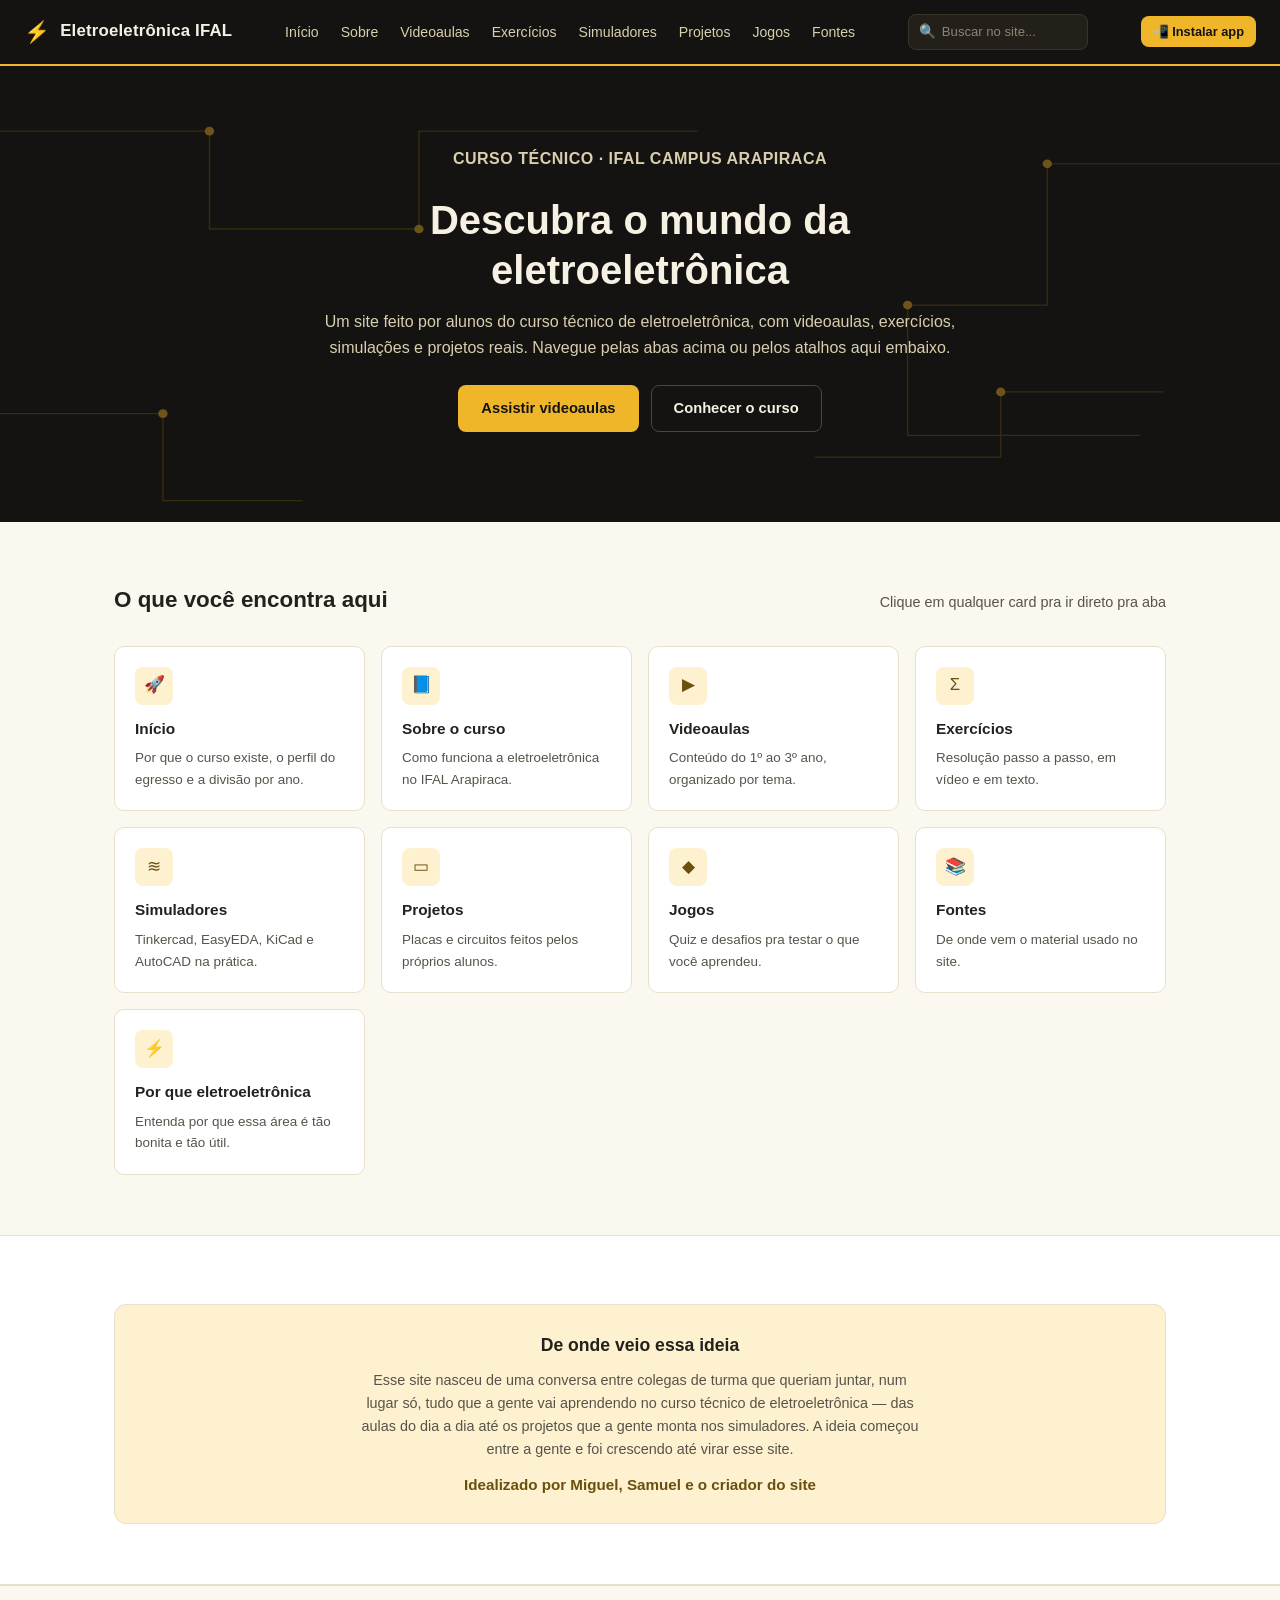
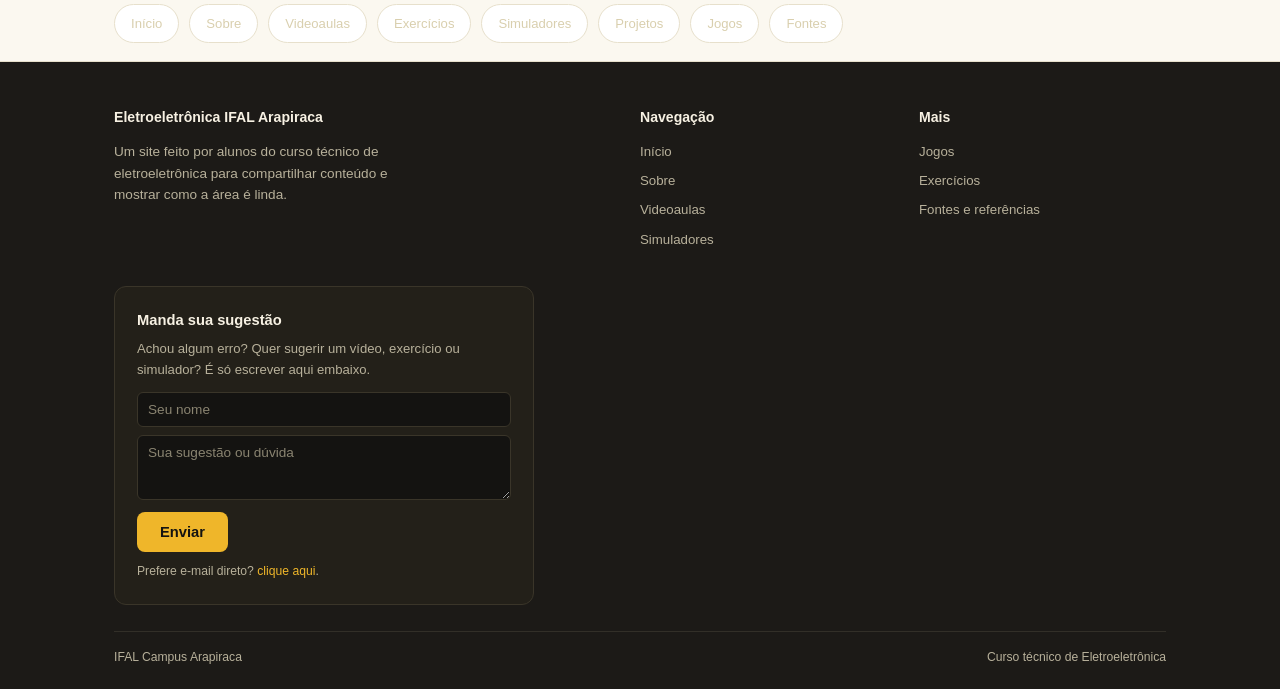
<file: index.html>
<!DOCTYPE html>
<html lang="pt-BR">
<head>
<meta charset="UTF-8">
<meta name="viewport" content="width=device-width, initial-scale=1.0">
<title>Eletroeletrônica IFAL Arapiraca</title>
<meta name="description" content="Site do curso técnico de eletroeletrônica do IFAL Campus Arapiraca, com videoaulas, exercícios, simuladores, projetos e jogos.">
<meta property="og:type" content="website">
<meta property="og:title" content="Eletroeletrônica IFAL Arapiraca">
<meta property="og:description" content="Videoaulas, exercícios, simuladores, projetos e jogos do curso técnico de eletroeletrônica.">
<meta property="og:image" content="imagens/pcb-solda.jpg">
<meta name="twitter:card" content="summary_large_image">
<link rel="manifest" href="manifest.json">
<meta name="theme-color" content="#141311">
<link rel="icon" href="icones/icon-192.png" type="image/png">
<link rel="apple-touch-icon" href="icones/apple-touch-icon.png">
<style>
:root{
  --preto: #141311;
  --preto-2: #1c1a17;
  --amarelo: #efb62a;
  --amarelo-escuro: #6b4f0f;
  --creme: #f7f1e3;
  --texto: #23211d;
  --texto-suave: #57534a;
  --borda: #e7e0cc;
  --fundo: #fbf8f0;
}
*{ box-sizing: border-box; margin: 0; padding: 0; }
html{ scroll-behavior: smooth; }
body{
  font-family: "Segoe UI", Roboto, Arial, sans-serif;
  background: var(--fundo);
  color: var(--texto);
  line-height: 1.6;
}
a{ color: inherit; text-decoration: none; }
img, svg.ilustracao{ max-width: 100%; display: block; }
.container{ max-width: 1100px; margin: 0 auto; padding: 0 24px; }

/* ---------- HEADER ---------- */
header{
  background: var(--preto);
  color: var(--creme);
  position: sticky;
  top: 0;
  z-index: 50;
  border-bottom: 2px solid var(--amarelo);
}
.nav-wrap{
  display: flex;
  align-items: center;
  justify-content: space-between;
  padding: 14px 24px;
  gap: 16px;
}
.logo{
  display: flex;
  align-items: center;
  gap: 10px;
  font-weight: 700;
  font-size: 1.05rem;
  letter-spacing: 0.2px;
  white-space: nowrap;
}
.logo .raio{ color: var(--amarelo); font-size: 1.3rem; }
nav ul{ display: flex; gap: 22px; list-style: none; }
nav a{ font-size: 0.88rem; color: #d9cfae; transition: color 0.15s ease; }
nav a:hover, nav a.ativo{ color: var(--amarelo); }

.busca{
  display: flex;
  align-items: center;
  background: #232019;
  border: 1px solid #3a3529;
  border-radius: 8px;
  padding: 6px 10px;
  gap: 6px;
  flex: 0 0 180px;
}
.busca input{
  background: none; border: none; outline: none;
  color: var(--creme); font-size: 0.82rem; width: 100%;
}
.busca input::placeholder{ color: #8a8471; }
.busca span{ color: var(--amarelo); font-size: 0.85rem; }

.menu-btn{
  display: none;
  background: none;
  border: 1px solid var(--amarelo);
  color: var(--amarelo);
  width: 36px; height: 36px;
  border-radius: 6px;
  font-size: 1rem;
  cursor: pointer;
  flex-shrink: 0;
}

.btn-instalar{
  background: var(--amarelo); color: var(--preto); border: none; border-radius: 8px;
  padding: 8px 12px; font-size: 0.8rem; font-weight: 700; cursor: pointer; white-space: nowrap; flex-shrink: 0;
}
.btn-instalar:hover{ opacity: 0.9; }
@media (max-width: 480px){ .btn-instalar .txt{ display: none; } }

/* ---------- HERO (home) ---------- */
.hero{
  position: relative;
  background: var(--preto);
  color: var(--creme);
  overflow: hidden;
  padding: 80px 24px 90px;
  text-align: center;
}
.hero svg.circuito{ position: absolute; inset: 0; width: 100%; height: 100%; opacity: 0.4; pointer-events: none; }
.hero-content{ position: relative; z-index: 1; max-width: 680px; margin: 0 auto; }
.eyebrow{ color: var(--amarelo); font-weight: 600; font-size: 0.82rem; margin-bottom: 12px; letter-spacing: 0.5px; }
.hero h1{ font-size: clamp(1.7rem, 4vw, 2.5rem); font-weight: 700; margin-bottom: 14px; line-height: 1.25; }
.hero p{ color: #d9cfae; font-size: 1rem; margin-bottom: 24px; }
.hero-cta{ display: flex; gap: 12px; justify-content: center; flex-wrap: wrap; }
.btn{
  padding: 11px 22px; border-radius: 8px; font-size: 0.92rem; font-weight: 600;
  cursor: pointer; border: 1px solid transparent; display: inline-block;
  transition: transform 0.12s ease, opacity 0.15s ease;
}
.btn:hover{ opacity: 0.9; }
.btn-primario{ background: var(--amarelo); color: var(--preto); }
.btn-secundario{ background: transparent; color: var(--creme); border-color: #4a463c; }

/* ---------- HERO menor (páginas internas) ---------- */
.page-hero{
  background: var(--preto);
  color: var(--creme);
  padding: 46px 24px;
  text-align: center;
  position: relative;
  overflow: hidden;
}
.page-hero .eyebrow{ margin-bottom: 8px; }
.page-hero h1{ font-size: 1.7rem; margin-bottom: 8px; }
.page-hero p{ color: #d9cfae; font-size: 0.92rem; max-width: 520px; margin: 0 auto; }

section{ padding: 60px 0; }
.section-titulo{ display: flex; align-items: baseline; justify-content: space-between; margin-bottom: 28px; flex-wrap: wrap; gap: 8px; }
.section-titulo h2{ font-size: 1.4rem; font-weight: 700; }
.section-titulo p{ color: var(--texto-suave); font-size: 0.9rem; }

.grid-4{ display: grid; grid-template-columns: repeat(4, 1fr); gap: 16px; }
.grid-3{ display: grid; grid-template-columns: repeat(3, 1fr); gap: 18px; }
.grid-2{ display: grid; grid-template-columns: 1fr 1fr; gap: 24px; align-items: center; }

.card{
  background: #fff; border: 1px solid var(--borda); border-radius: 10px;
  padding: 20px; transition: border-color 0.15s ease;
}
.card:hover{ border-color: var(--amarelo); }
.card .icone{
  width: 38px; height: 38px; border-radius: 8px; background: #fdf1cf;
  color: var(--amarelo-escuro); display: flex; align-items: center; justify-content: center;
  font-size: 1.05rem; margin-bottom: 12px;
}
.card h3{ font-size: 0.96rem; margin-bottom: 6px; }
.card p{ font-size: 0.84rem; color: var(--texto-suave); }

.bg-clara{ background: #fff; border-top: 1px solid var(--borda); border-bottom: 1px solid var(--borda); }

.video-card{ border: 1px solid var(--borda); border-radius: 10px; overflow: hidden; background: var(--fundo); display: block; transition: border-color 0.15s ease; }
.video-card:hover{ border-color: var(--amarelo); }
.video-thumb{ height: 100px; background: #fdf1cf; display: flex; align-items: center; justify-content: center; color: var(--amarelo-escuro); font-size: 1.5rem; }
.video-info{ padding: 14px 16px; }
.video-info h4{ font-size: 0.92rem; margin-bottom: 4px; }
.video-info span{ font-size: 0.76rem; color: var(--texto-suave); }

.grid-tools{ display: grid; grid-template-columns: repeat(3, 1fr); gap: 16px; }
.tool-card{ border: 1px solid var(--borda); background: #fff; border-radius: 10px; padding: 18px; display: flex; align-items: center; gap: 12px; }
.tool-card .dot{ width: 8px; height: 8px; border-radius: 50%; background: var(--amarelo); flex-shrink: 0; }
.tool-card h4{ font-size: 0.94rem; margin-bottom: 2px; }
.tool-card span{ font-size: 0.76rem; color: var(--texto-suave); }

/* Cards de simulador com imagem de fundo (placa de circuito) */
.grid-tools-bg{ display: grid; grid-template-columns: repeat(2, 1fr); gap: 16px; }
.tool-card-bg{
  position: relative;
  overflow: hidden;
  background: var(--preto);
  border-radius: 12px;
  padding: 22px;
  display: block;
  text-decoration: none;
  min-height: 128px;
}
.tool-card-bg svg.bg-circuito{ position: absolute; inset: 0; width: 100%; height: 100%; opacity: 0.35; }
.tool-card-bg .conteudo{ position: relative; z-index: 1; }
.tool-card-bg h4{ color: var(--creme); font-size: 1.05rem; margin-bottom: 6px; }
.tool-card-bg p{ color: #d9cfae; font-size: 0.82rem; margin-bottom: 14px; max-width: 320px; }
.tool-card-bg .link-txt{ display: inline-flex; align-items: center; gap: 6px; font-size: 0.8rem; color: var(--amarelo); font-weight: 600; }
.tool-card-bg:hover .link-txt{ text-decoration: underline; }

.jogos-wrap{
  background: var(--preto); color: var(--creme); border-radius: 14px; padding: 40px 30px;
  display: flex; align-items: center; justify-content: space-between; gap: 24px; flex-wrap: wrap;
}
.jogos-texto h2{ color: var(--creme); margin-bottom: 8px; }
.jogos-texto p{ color: #d9cfae; max-width: 420px; font-size: 0.9rem; }

.creditos{
  background: #fdf1cf; border: 1px solid var(--borda); border-radius: 12px; padding: 26px;
  text-align: center; margin-top: 8px;
}
.creditos h3{ font-size: 1.1rem; margin-bottom: 10px; }
.creditos p{ font-size: 0.9rem; color: var(--texto-suave); max-width: 560px; margin: 0 auto; }
.creditos .nomes{ margin-top: 12px; font-weight: 600; color: var(--amarelo-escuro); font-size: 0.95rem; }

/* ---------- Navegação secundária (rodapé de abas) ---------- */
.subnav{
  background: var(--fundo); border-top: 1px solid var(--borda); border-bottom: 1px solid var(--borda);
  padding: 18px 0;
}
.subnav .container{ display: flex; gap: 10px; overflow-x: auto; }
.subnav a{
  flex: 0 0 auto; background: #fff; border: 1px solid var(--borda); border-radius: 999px;
  padding: 8px 16px; font-size: 0.82rem; font-weight: 500; white-space: nowrap;
  transition: border-color 0.15s ease, color 0.15s ease;
}
.subnav a:hover, .subnav a.ativo{ border-color: var(--amarelo); color: var(--amarelo-escuro); }

/* ---------- FOOTER ---------- */
footer{ background: var(--preto-2); color: #b8b19b; padding: 44px 0 22px; }
.footer-grid{ display: grid; grid-template-columns: 2fr 1fr 1fr; gap: 32px; margin-bottom: 28px; }
.footer-grid h5{ color: var(--creme); font-size: 0.88rem; margin-bottom: 12px; }
.footer-grid ul{ list-style: none; }
.footer-grid li{ margin-bottom: 8px; font-size: 0.83rem; }
.footer-grid li a:hover{ color: var(--amarelo); }

.contato-box{
  background: #232019; border: 1px solid #3a3529; border-radius: 12px;
  padding: 22px; margin-bottom: 26px; max-width: 420px;
}
.contato-box h5{ color: var(--creme); font-size: 0.92rem; margin-bottom: 6px; }
.form-contato{ display: flex; flex-direction: column; gap: 8px; }
.form-contato input, .form-contato textarea{
  background: #141311; border: 1px solid #3a3529; border-radius: 6px;
  padding: 9px 10px; color: var(--creme); font-size: 0.85rem; font-family: inherit; resize: vertical;
}
.form-contato input::placeholder, .form-contato textarea::placeholder{ color: #8a8471; }
.form-contato button{ align-self: flex-start; margin-top: 4px; }

.footer-base{ border-top: 1px solid #322f28; padding-top: 16px; font-size: 0.76rem; display: flex; justify-content: space-between; flex-wrap: wrap; gap: 8px; }

/* ---------- RESPONSIVO ---------- */
@media (max-width: 900px){
  .grid-4{ grid-template-columns: repeat(2, 1fr); }
  .grid-3{ grid-template-columns: 1fr; }
  .grid-2{ grid-template-columns: 1fr; }
  .grid-tools{ grid-template-columns: 1fr; }
  .footer-grid{ grid-template-columns: 1fr; }
  .busca{ display: none; }
}
@media (max-width: 720px){
  nav ul{
    position: absolute; top: 100%; left: 0; right: 0; background: var(--preto);
    flex-direction: column; padding: 16px 24px; gap: 16px; display: none;
    border-bottom: 2px solid var(--amarelo);
  }
  nav ul.aberto{ display: flex; }
  .menu-btn{ display: block; }
}

</style>
</head>
<body>

<header>
  <div class="nav-wrap">
    <div class="logo"><span class="raio">⚡</span> Eletroeletrônica IFAL</div>
    <nav>
      <ul id="menu">
        <li><a href="inicio.html">Início</a></li>
        <li><a href="sobre.html">Sobre</a></li>
        <li><a href="videoaulas.html">Videoaulas</a></li>
        <li><a href="exercicios.html">Exercícios</a></li>
        <li><a href="simuladores.html">Simuladores</a></li>
        <li><a href="projetos.html">Projetos</a></li>
        <li><a href="jogos.html">Jogos</a></li>
        <li><a href="fontes.html">Fontes</a></li>
      </ul>
    </nav>
    <form class="busca" id="buscaForm" role="search">
      <span aria-hidden="true">🔍</span>
      <input type="text" id="buscaInput" placeholder="Buscar no site..." aria-label="Buscar no site">
    </form>
    <button class="btn-instalar" id="btnInstalar" aria-label="Instalar o site como aplicativo">📲 <span class="txt">Instalar app</span></button>
    <button class="menu-btn" id="menuBtn" aria-label="Abrir menu de navegação" aria-expanded="false">☰</button>
  </div>
</header>

<section class="hero">
  <svg class="circuito" viewBox="0 0 1100 420" preserveAspectRatio="none">
    <g stroke="#6b4f0f" stroke-width="1.2" fill="none">
      <path d="M0 60 H180 V150 H360 V60 H600"/>
      <path d="M1100 90 H900 V220 H780 V340 H980"/>
      <path d="M0 320 H140 V400 H260"/>
      <path d="M700 360 H860 V300 H1000"/>
    </g>
    <g fill="#efb62a">
      <circle cx="180" cy="60" r="4"/><circle cx="360" cy="150" r="4"/><circle cx="900" cy="90" r="4"/>
      <circle cx="780" cy="220" r="4"/><circle cx="140" cy="320" r="4"/><circle cx="860" cy="300" r="4"/>
    </g>
  </svg>
  <div class="hero-content">
    <p class="eyebrow">CURSO TÉCNICO · IFAL CAMPUS ARAPIRACA</p>
    <h1>Descubra o mundo da eletroeletrônica</h1>
    <p>Um site feito por alunos do curso técnico de eletroeletrônica, com videoaulas, exercícios, simulações e projetos reais. Navegue pelas abas acima ou pelos atalhos aqui embaixo.</p>
    <div class="hero-cta">
      <a href="videoaulas.html" class="btn btn-primario">Assistir videoaulas</a>
      <a href="sobre.html" class="btn btn-secundario">Conhecer o curso</a>
    </div>
  </div>
</section>

<section>
  <div class="container">
    <div class="section-titulo">
      <h2>O que você encontra aqui</h2>
      <p>Clique em qualquer card pra ir direto pra aba</p>
    </div>
    <div class="grid-4">
      <a href="inicio.html" class="card">
        <div class="icone">🚀</div>
        <h3>Início</h3>
        <p>Por que o curso existe, o perfil do egresso e a divisão por ano.</p>
      </a>
      <a href="sobre.html" class="card">
        <div class="icone">📘</div>
        <h3>Sobre o curso</h3>
        <p>Como funciona a eletroeletrônica no IFAL Arapiraca.</p>
      </a>
      <a href="videoaulas.html" class="card">
        <div class="icone">▶</div>
        <h3>Videoaulas</h3>
        <p>Conteúdo do 1º ao 3º ano, organizado por tema.</p>
      </a>
      <a href="exercicios.html" class="card">
        <div class="icone">Σ</div>
        <h3>Exercícios</h3>
        <p>Resolução passo a passo, em vídeo e em texto.</p>
      </a>
      <a href="simuladores.html" class="card">
        <div class="icone">≋</div>
        <h3>Simuladores</h3>
        <p>Tinkercad, EasyEDA, KiCad e AutoCAD na prática.</p>
      </a>
      <a href="projetos.html" class="card">
        <div class="icone">▭</div>
        <h3>Projetos</h3>
        <p>Placas e circuitos feitos pelos próprios alunos.</p>
      </a>
      <a href="jogos.html" class="card">
        <div class="icone">◆</div>
        <h3>Jogos</h3>
        <p>Quiz e desafios pra testar o que você aprendeu.</p>
      </a>
      <a href="fontes.html" class="card">
        <div class="icone">📚</div>
        <h3>Fontes</h3>
        <p>De onde vem o material usado no site.</p>
      </a>
      <a href="sobre.html" class="card">
        <div class="icone">⚡</div>
        <h3>Por que eletroeletrônica</h3>
        <p>Entenda por que essa área é tão bonita e tão útil.</p>
      </a>
    </div>
  </div>
</section>

<section class="bg-clara">
  <div class="container">
    <div class="creditos">
      <h3>De onde veio essa ideia</h3>
      <p>Esse site nasceu de uma conversa entre colegas de turma que queriam juntar, num lugar só, tudo que a gente vai aprendendo no curso técnico de eletroeletrônica — das aulas do dia a dia até os projetos que a gente monta nos simuladores. A ideia começou entre a gente e foi crescendo até virar esse site.</p>
      <p class="nomes">Idealizado por Miguel, Samuel e o criador do site</p>
    </div>
  </div>
</section>

<nav class="subnav">
  <div class="container">
    <a href="inicio.html">Início</a>
    <a href="sobre.html">Sobre</a>
    <a href="videoaulas.html">Videoaulas</a>
    <a href="exercicios.html">Exercícios</a>
    <a href="simuladores.html">Simuladores</a>
    <a href="projetos.html">Projetos</a>
    <a href="jogos.html">Jogos</a>
    <a href="fontes.html">Fontes</a>
  </div>
</nav>

<footer>
  <div class="container">
    <div class="footer-grid">
      <div>
        <h5>Eletroeletrônica IFAL Arapiraca</h5>
        <p style="font-size:0.85rem; max-width:320px;">Um site feito por alunos do curso técnico de eletroeletrônica para compartilhar conteúdo e mostrar como a área é linda.</p>
      </div>
      <div>
        <h5>Navegação</h5>
        <ul>
          <li><a href="inicio.html">Início</a></li>
          <li><a href="sobre.html">Sobre</a></li>
          <li><a href="videoaulas.html">Videoaulas</a></li>
          <li><a href="simuladores.html">Simuladores</a></li>
        </ul>
      </div>
      <div>
        <h5>Mais</h5>
        <ul>
          <li><a href="jogos.html">Jogos</a></li>
          <li><a href="exercicios.html">Exercícios</a></li>
          <li><a href="fontes.html">Fontes e referências</a></li>
        </ul>
      </div>
    </div>

    <div class="contato-box">
      <h5>Manda sua sugestão</h5>
      <p style="font-size:0.82rem; margin-bottom:12px;">Achou algum erro? Quer sugerir um vídeo, exercício ou simulador? É só escrever aqui embaixo.</p>
      <!-- Troque SEU-EMAIL@exemplo.com pelo e-mail de vocês. O FormSubmit manda a mensagem direto pra essa caixa de entrada, sem precisar de servidor. -->
      <form action="https://formsubmit.co/SEU-EMAIL@exemplo.com" method="POST" class="form-contato">
        <input type="text" name="nome" placeholder="Seu nome" required>
        <textarea name="mensagem" placeholder="Sua sugestão ou dúvida" rows="3" required></textarea>
        <input type="hidden" name="_subject" value="Nova sugestão pelo site Eletroeletrônica IFAL">
        <input type="hidden" name="_captcha" value="false">
        <button type="submit" class="btn btn-primario">Enviar</button>
      </form>
      <p style="font-size:0.76rem; margin-top:10px;">Prefere e-mail direto? <a href="mailto:SEU-EMAIL@exemplo.com" style="color:var(--amarelo);">clique aqui</a>.</p>
    </div>

    <div class="footer-base">
      <span>IFAL Campus Arapiraca</span>
      <span>Curso técnico de Eletroeletrônica</span>
    </div>
  </div>
</footer>

<script>
// registro do service worker (permite instalar o site como app)
if ("serviceWorker" in navigator) {
  window.addEventListener("load", () => {
    navigator.serviceWorker.register("sw.js").catch((erro) => console.log("Erro ao registrar service worker:", erro));
  });
}

// menu mobile
const menuBtn = document.getElementById('menuBtn');
const menu = document.getElementById('menu');
if (menuBtn && menu) {
  menuBtn.addEventListener('click', () => menu.classList.toggle('aberto'));
  menu.querySelectorAll('a').forEach(link => {
    link.addEventListener('click', () => menu.classList.remove('aberto'));
  });
}

// busca simples: leva para a página cujo nome bate com o termo digitado
const paginas = {
  'sobre': 'sobre.html',
  'curso': 'sobre.html',
  'videoaula': 'videoaulas.html',
  'video': 'videoaulas.html',
  'aula': 'videoaulas.html',
  'exercicio': 'exercicios.html',
  'exercício': 'exercicios.html',
  'simulador': 'simuladores.html',
  'tinkercad': 'simuladores.html',
  'kicad': 'simuladores.html',
  'falstad': 'simuladores.html',
  'proteus': 'simuladores.html',
  'easyeda': 'simuladores.html',
  'autocad': 'simuladores.html',
  'projeto': 'projetos.html',
  'jogo': 'jogos.html',
  'quiz': 'jogos.html',
  'fonte': 'fontes.html',
  'referencia': 'fontes.html',
  'referência': 'fontes.html'
};

const buscaForm = document.getElementById('buscaForm');
if (buscaForm) {
  buscaForm.addEventListener('submit', (e) => {
    e.preventDefault();
    const termo = document.getElementById('buscaInput').value.trim().toLowerCase();
    const chaveEncontrada = Object.keys(paginas).find(chave => termo.includes(chave));
    if (chaveEncontrada) {
      window.location.href = paginas[chaveEncontrada];
    } else {
      alert('Não encontrei nada com esse termo. Tente: sobre, videoaula, exercício, simulador, projeto, jogo ou fonte.');
    }
  });
}


// botão "Instalar app"
let eventoInstalacao = null;
window.addEventListener('beforeinstallprompt', (e) => {
  e.preventDefault();
  eventoInstalacao = e;
});

const btnInstalar = document.getElementById('btnInstalar');
if (btnInstalar) {
  btnInstalar.addEventListener('click', async () => {
    if (eventoInstalacao) {
      eventoInstalacao.prompt();
      await eventoInstalacao.userChoice;
      eventoInstalacao = null;
    } else {
      alert('Para instalar: toque nos três pontinhos do navegador e escolha "Instalar app" ou "Adicionar à tela inicial". No iPhone: botão de compartilhar > "Adicionar à Tela de Início".');
    }
  });
}

window.addEventListener('appinstalled', () => {
  if (btnInstalar) btnInstalar.style.display = 'none';
});

</script>
</body>
</html>
</file>
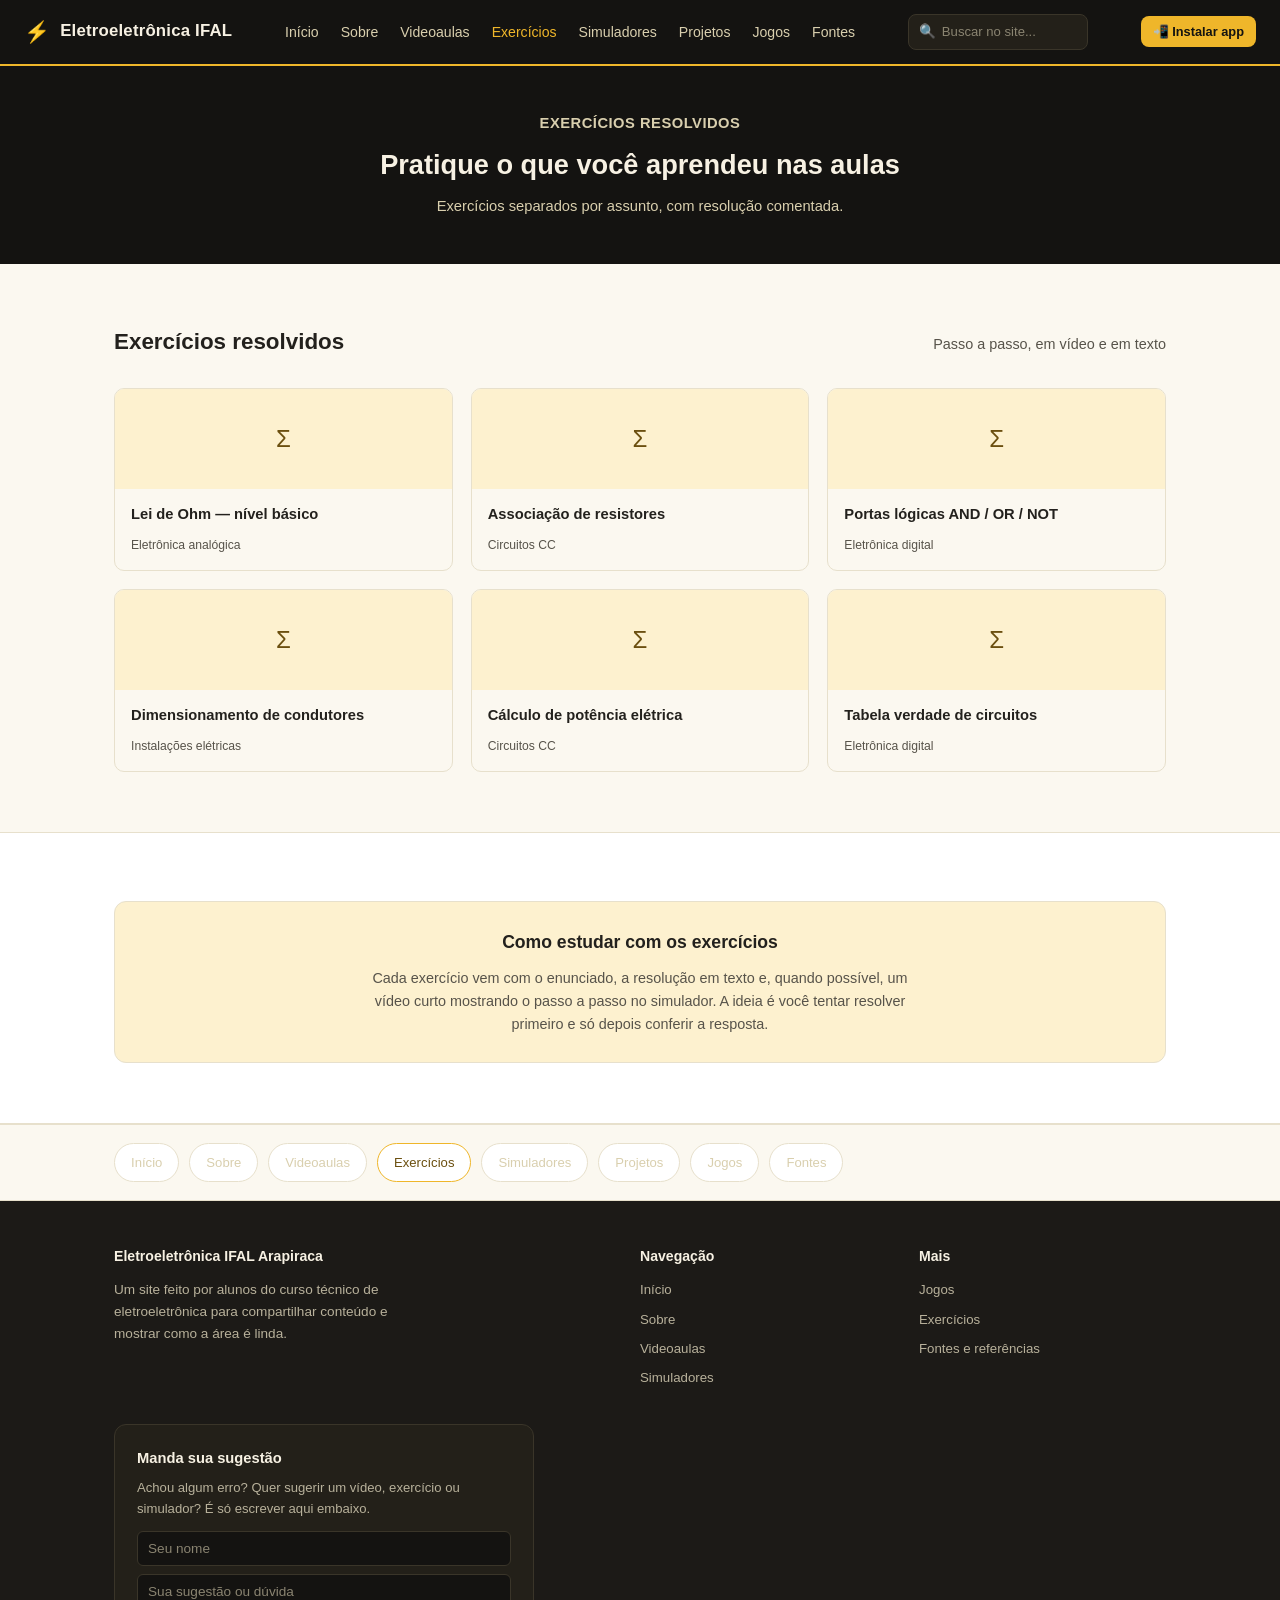
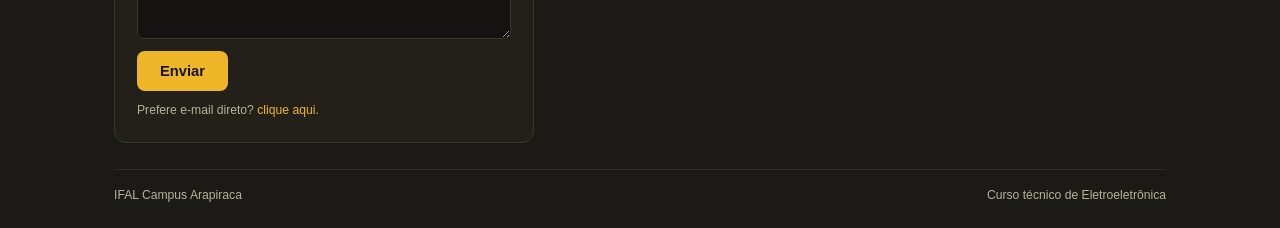
<file: exercicios.html>
<!DOCTYPE html>
<html lang="pt-BR">
<head>
<meta charset="UTF-8">
<meta name="viewport" content="width=device-width, initial-scale=1.0">
<title>Exercícios — Eletroeletrônica IFAL</title>
<meta name="description" content="Exercícios separados por assunto, com resolução comentada.">
<meta property="og:type" content="website">
<meta property="og:title" content="Exercícios — Eletroeletrônica IFAL Arapiraca">
<meta property="og:description" content="Exercícios separados por assunto, com resolução comentada.">
<meta property="og:image" content="imagens/pcb-solda.jpg">
<meta name="twitter:card" content="summary_large_image">
<link rel="stylesheet" href="style.css">
<link rel="manifest" href="manifest.json">
<meta name="theme-color" content="#141311">
<link rel="icon" href="icones/icon-192.png" type="image/png">
<link rel="apple-touch-icon" href="icones/apple-touch-icon.png">
</head>
<body>

<header>
  <div class="nav-wrap">
    <div class="logo"><span class="raio">⚡</span> Eletroeletrônica IFAL</div>
    <nav>
      <ul id="menu">
        <li><a href="inicio.html">Início</a></li>
        <li><a href="sobre.html">Sobre</a></li>
        <li><a href="videoaulas.html">Videoaulas</a></li>
        <li><a href="exercicios.html" class="ativo">Exercícios</a></li>
        <li><a href="simuladores.html">Simuladores</a></li>
        <li><a href="projetos.html">Projetos</a></li>
        <li><a href="jogos.html">Jogos</a></li>
        <li><a href="fontes.html">Fontes</a></li>
      </ul>
    </nav>
    <form class="busca" id="buscaForm" role="search">
      <span aria-hidden="true">🔍</span>
      <input type="text" id="buscaInput" placeholder="Buscar no site..." aria-label="Buscar no site">
    </form>
    <button class="btn-instalar" id="btnInstalar" aria-label="Instalar o site como aplicativo">📲 <span class="txt">Instalar app</span></button>
    <button class="menu-btn" id="menuBtn" aria-label="Abrir menu de navegação" aria-expanded="false">☰</button>
  </div>
</header>

<section class="page-hero">
  <p class="eyebrow">EXERCÍCIOS RESOLVIDOS</p>
  <h1>Pratique o que você aprendeu nas aulas</h1>
  <p>Exercícios separados por assunto, com resolução comentada.</p>
</section>


<section>
  <div class="container">
    <div class="section-titulo">
      <h2>Exercícios resolvidos</h2>
      <p>Passo a passo, em vídeo e em texto</p>
    </div>
    <div class="grid-3">
      <a class="video-card" href="https://www.youtube.com/results?search_query=Lei+de+Ohm+—+nível+básico+exerc%C3%ADcio+resolvido" target="_blank" rel="noopener">
        <div class="video-thumb">Σ</div>
        <div class="video-info"><h4>Lei de Ohm — nível básico</h4><span>Eletrônica analógica</span></div>
      </a>
      <a class="video-card" href="https://www.youtube.com/results?search_query=Associação+de+resistores+exerc%C3%ADcio+resolvido" target="_blank" rel="noopener">
        <div class="video-thumb">Σ</div>
        <div class="video-info"><h4>Associação de resistores</h4><span>Circuitos CC</span></div>
      </a>
      <a class="video-card" href="https://www.youtube.com/results?search_query=Portas+lógicas+AND+/+OR+/+NOT+exerc%C3%ADcio+resolvido" target="_blank" rel="noopener">
        <div class="video-thumb">Σ</div>
        <div class="video-info"><h4>Portas lógicas AND / OR / NOT</h4><span>Eletrônica digital</span></div>
      </a>
      <a class="video-card" href="https://www.youtube.com/results?search_query=Dimensionamento+de+condutores+exerc%C3%ADcio+resolvido" target="_blank" rel="noopener">
        <div class="video-thumb">Σ</div>
        <div class="video-info"><h4>Dimensionamento de condutores</h4><span>Instalações elétricas</span></div>
      </a>
      <a class="video-card" href="https://www.youtube.com/results?search_query=Cálculo+de+potência+elétrica+exerc%C3%ADcio+resolvido" target="_blank" rel="noopener">
        <div class="video-thumb">Σ</div>
        <div class="video-info"><h4>Cálculo de potência elétrica</h4><span>Circuitos CC</span></div>
      </a>
      <a class="video-card" href="https://www.youtube.com/results?search_query=Tabela+verdade+de+circuitos+exerc%C3%ADcio+resolvido" target="_blank" rel="noopener">
        <div class="video-thumb">Σ</div>
        <div class="video-info"><h4>Tabela verdade de circuitos</h4><span>Eletrônica digital</span></div>
      </a>
    </div>
  </div>
</section>

<section class="bg-clara">
  <div class="container">
    <div class="creditos">
      <h3>Como estudar com os exercícios</h3>
      <p>Cada exercício vem com o enunciado, a resolução em texto e, quando possível, um vídeo curto mostrando o passo a passo no simulador. A ideia é você tentar resolver primeiro e só depois conferir a resposta.</p>
    </div>
  </div>
</section>


<nav class="subnav">
  <div class="container">
    <a href="inicio.html">Início</a>
    <a href="sobre.html">Sobre</a>
    <a href="videoaulas.html">Videoaulas</a>
    <a href="exercicios.html" class="ativo">Exercícios</a>
    <a href="simuladores.html">Simuladores</a>
    <a href="projetos.html">Projetos</a>
    <a href="jogos.html">Jogos</a>
    <a href="fontes.html">Fontes</a>
  </div>
</nav>

<footer>
  <div class="container">
    <div class="footer-grid">
      <div>
        <h5>Eletroeletrônica IFAL Arapiraca</h5>
        <p style="font-size:0.85rem; max-width:320px;">Um site feito por alunos do curso técnico de eletroeletrônica para compartilhar conteúdo e mostrar como a área é linda.</p>
      </div>
      <div>
        <h5>Navegação</h5>
        <ul>
          <li><a href="inicio.html">Início</a></li>
          <li><a href="sobre.html">Sobre</a></li>
          <li><a href="videoaulas.html">Videoaulas</a></li>
          <li><a href="simuladores.html">Simuladores</a></li>
        </ul>
      </div>
      <div>
        <h5>Mais</h5>
        <ul>
          <li><a href="jogos.html">Jogos</a></li>
          <li><a href="exercicios.html">Exercícios</a></li>
          <li><a href="fontes.html">Fontes e referências</a></li>
        </ul>
      </div>
    </div>

    <div class="contato-box">
      <h5>Manda sua sugestão</h5>
      <p style="font-size:0.82rem; margin-bottom:12px;">Achou algum erro? Quer sugerir um vídeo, exercício ou simulador? É só escrever aqui embaixo.</p>
      <!-- Troque SEU-EMAIL@exemplo.com pelo e-mail de vocês. O FormSubmit manda a mensagem direto pra essa caixa de entrada, sem precisar de servidor. -->
      <form action="https://formsubmit.co/SEU-EMAIL@exemplo.com" method="POST" class="form-contato">
        <input type="text" name="nome" placeholder="Seu nome" required>
        <textarea name="mensagem" placeholder="Sua sugestão ou dúvida" rows="3" required></textarea>
        <input type="hidden" name="_subject" value="Nova sugestão pelo site Eletroeletrônica IFAL">
        <input type="hidden" name="_captcha" value="false">
        <button type="submit" class="btn btn-primario">Enviar</button>
      </form>
      <p style="font-size:0.76rem; margin-top:10px;">Prefere e-mail direto? <a href="mailto:SEU-EMAIL@exemplo.com" style="color:var(--amarelo);">clique aqui</a>.</p>
    </div>

    <div class="footer-base">
      <span>IFAL Campus Arapiraca</span>
      <span>Curso técnico de Eletroeletrônica</span>
    </div>
  </div>
</footer>

<script src="script.js"></script>
</body>
</html>
</file>
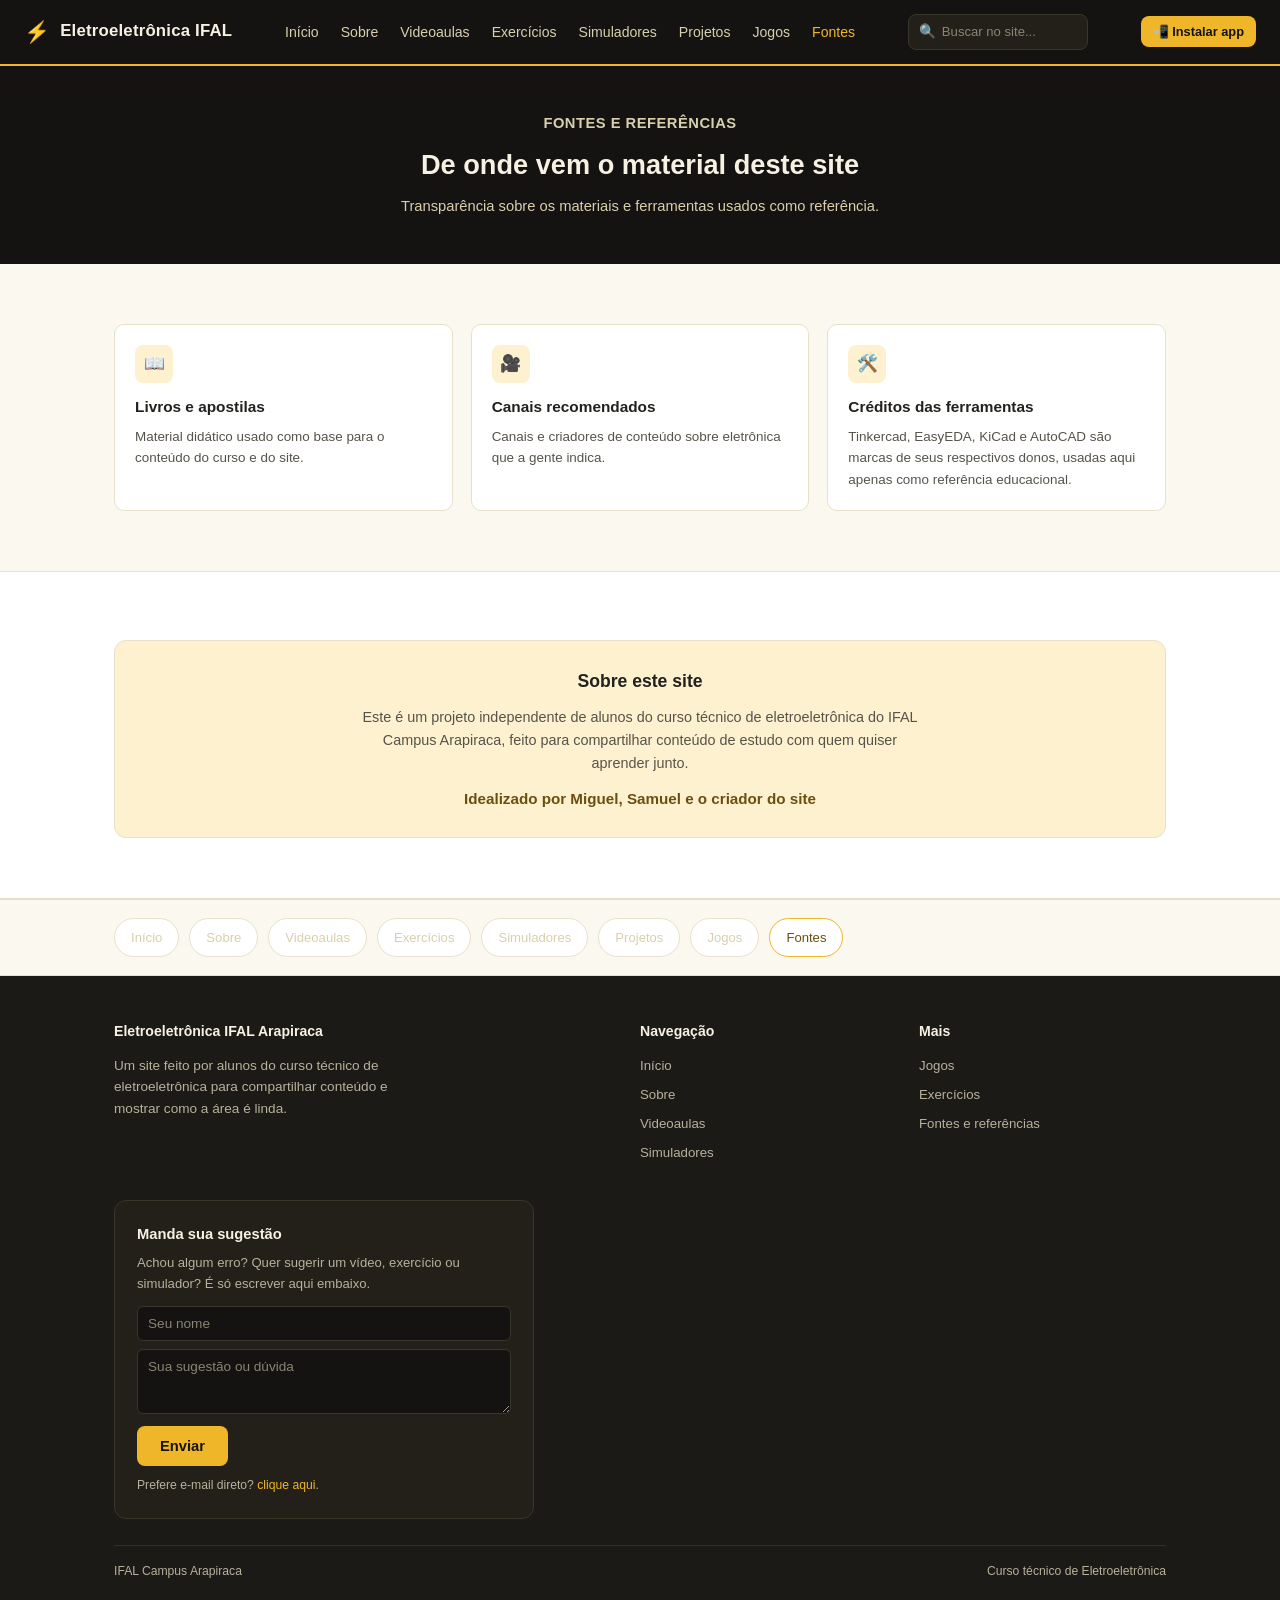
<file: fontes.html>
<!DOCTYPE html>
<html lang="pt-BR">
<head>
<meta charset="UTF-8">
<meta name="viewport" content="width=device-width, initial-scale=1.0">
<title>Fontes — Eletroeletrônica IFAL</title>
<meta name="description" content="Transparência sobre os materiais e ferramentas usados como referência.">
<meta property="og:type" content="website">
<meta property="og:title" content="Fontes — Eletroeletrônica IFAL Arapiraca">
<meta property="og:description" content="Transparência sobre os materiais e ferramentas usados como referência.">
<meta property="og:image" content="imagens/pcb-solda.jpg">
<meta name="twitter:card" content="summary_large_image">
<link rel="stylesheet" href="style.css">
<link rel="manifest" href="manifest.json">
<meta name="theme-color" content="#141311">
<link rel="icon" href="icones/icon-192.png" type="image/png">
<link rel="apple-touch-icon" href="icones/apple-touch-icon.png">
</head>
<body>

<header>
  <div class="nav-wrap">
    <div class="logo"><span class="raio">⚡</span> Eletroeletrônica IFAL</div>
    <nav>
      <ul id="menu">
        <li><a href="inicio.html">Início</a></li>
        <li><a href="sobre.html">Sobre</a></li>
        <li><a href="videoaulas.html">Videoaulas</a></li>
        <li><a href="exercicios.html">Exercícios</a></li>
        <li><a href="simuladores.html">Simuladores</a></li>
        <li><a href="projetos.html">Projetos</a></li>
        <li><a href="jogos.html">Jogos</a></li>
        <li><a href="fontes.html" class="ativo">Fontes</a></li>
      </ul>
    </nav>
    <form class="busca" id="buscaForm" role="search">
      <span aria-hidden="true">🔍</span>
      <input type="text" id="buscaInput" placeholder="Buscar no site..." aria-label="Buscar no site">
    </form>
    <button class="btn-instalar" id="btnInstalar" aria-label="Instalar o site como aplicativo">📲 <span class="txt">Instalar app</span></button>
    <button class="menu-btn" id="menuBtn" aria-label="Abrir menu de navegação" aria-expanded="false">☰</button>
  </div>
</header>

<section class="page-hero">
  <p class="eyebrow">FONTES E REFERÊNCIAS</p>
  <h1>De onde vem o material deste site</h1>
  <p>Transparência sobre os materiais e ferramentas usados como referência.</p>
</section>


<section>
  <div class="container">
    <div class="grid-3">
      <div class="card">
        <div class="icone">📖</div>
        <h3>Livros e apostilas</h3>
        <p>Material didático usado como base para o conteúdo do curso e do site.</p>
      </div>
      <div class="card">
        <div class="icone">🎥</div>
        <h3>Canais recomendados</h3>
        <p>Canais e criadores de conteúdo sobre eletrônica que a gente indica.</p>
      </div>
      <div class="card">
        <div class="icone">🛠️</div>
        <h3>Créditos das ferramentas</h3>
        <p>Tinkercad, EasyEDA, KiCad e AutoCAD são marcas de seus respectivos donos, usadas aqui apenas como referência educacional.</p>
      </div>
    </div>
  </div>
</section>

<section class="bg-clara">
  <div class="container">
    <div class="creditos">
      <h3>Sobre este site</h3>
      <p>Este é um projeto independente de alunos do curso técnico de eletroeletrônica do IFAL Campus Arapiraca, feito para compartilhar conteúdo de estudo com quem quiser aprender junto.</p>
      <p class="nomes">Idealizado por Miguel, Samuel e o criador do site</p>
    </div>
  </div>
</section>


<nav class="subnav">
  <div class="container">
    <a href="inicio.html">Início</a>
    <a href="sobre.html">Sobre</a>
    <a href="videoaulas.html">Videoaulas</a>
    <a href="exercicios.html">Exercícios</a>
    <a href="simuladores.html">Simuladores</a>
    <a href="projetos.html">Projetos</a>
    <a href="jogos.html">Jogos</a>
    <a href="fontes.html" class="ativo">Fontes</a>
  </div>
</nav>

<footer>
  <div class="container">
    <div class="footer-grid">
      <div>
        <h5>Eletroeletrônica IFAL Arapiraca</h5>
        <p style="font-size:0.85rem; max-width:320px;">Um site feito por alunos do curso técnico de eletroeletrônica para compartilhar conteúdo e mostrar como a área é linda.</p>
      </div>
      <div>
        <h5>Navegação</h5>
        <ul>
          <li><a href="inicio.html">Início</a></li>
          <li><a href="sobre.html">Sobre</a></li>
          <li><a href="videoaulas.html">Videoaulas</a></li>
          <li><a href="simuladores.html">Simuladores</a></li>
        </ul>
      </div>
      <div>
        <h5>Mais</h5>
        <ul>
          <li><a href="jogos.html">Jogos</a></li>
          <li><a href="exercicios.html">Exercícios</a></li>
          <li><a href="fontes.html">Fontes e referências</a></li>
        </ul>
      </div>
    </div>

    <div class="contato-box">
      <h5>Manda sua sugestão</h5>
      <p style="font-size:0.82rem; margin-bottom:12px;">Achou algum erro? Quer sugerir um vídeo, exercício ou simulador? É só escrever aqui embaixo.</p>
      <!-- Troque SEU-EMAIL@exemplo.com pelo e-mail de vocês. O FormSubmit manda a mensagem direto pra essa caixa de entrada, sem precisar de servidor. -->
      <form action="https://formsubmit.co/SEU-EMAIL@exemplo.com" method="POST" class="form-contato">
        <input type="text" name="nome" placeholder="Seu nome" required>
        <textarea name="mensagem" placeholder="Sua sugestão ou dúvida" rows="3" required></textarea>
        <input type="hidden" name="_subject" value="Nova sugestão pelo site Eletroeletrônica IFAL">
        <input type="hidden" name="_captcha" value="false">
        <button type="submit" class="btn btn-primario">Enviar</button>
      </form>
      <p style="font-size:0.76rem; margin-top:10px;">Prefere e-mail direto? <a href="mailto:SEU-EMAIL@exemplo.com" style="color:var(--amarelo);">clique aqui</a>.</p>
    </div>

    <div class="footer-base">
      <span>IFAL Campus Arapiraca</span>
      <span>Curso técnico de Eletroeletrônica</span>
    </div>
  </div>
</footer>

<script src="script.js"></script>
</body>
</html>
</file>
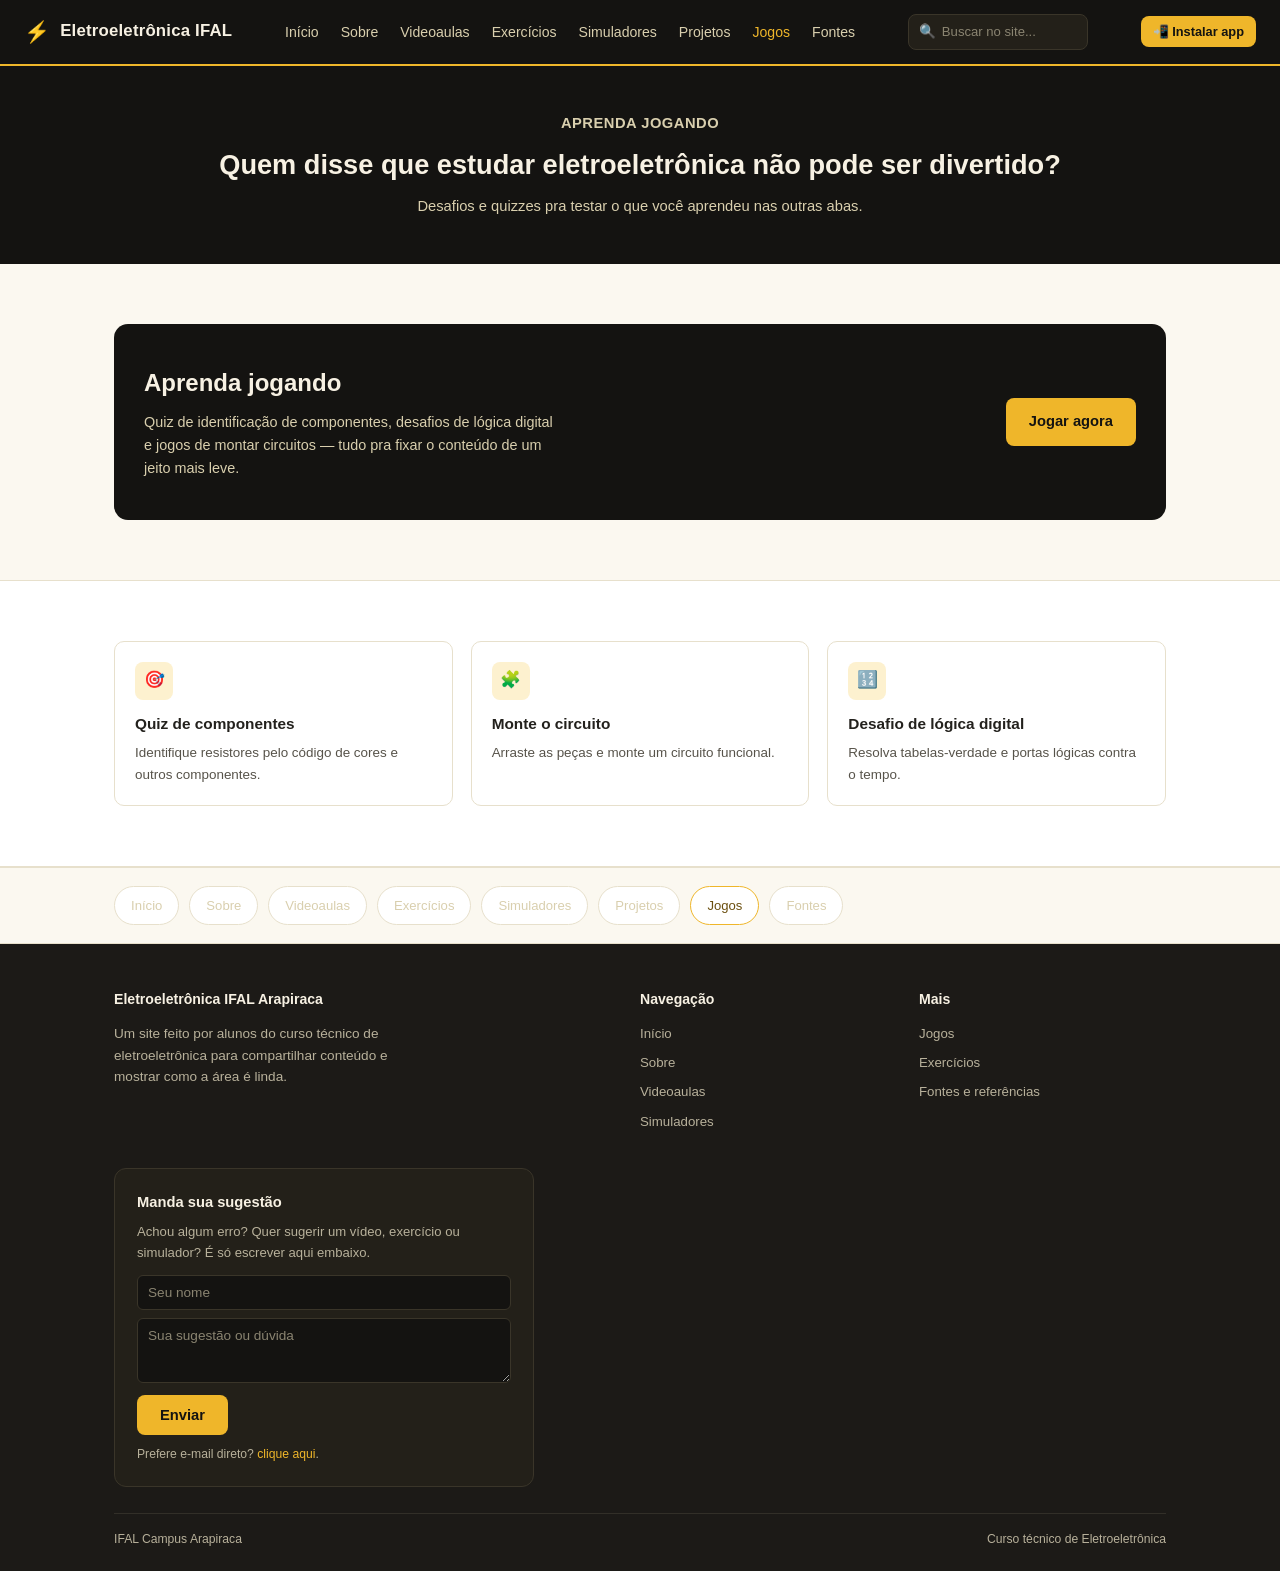
<file: jogos.html>
<!DOCTYPE html>
<html lang="pt-BR">
<head>
<meta charset="UTF-8">
<meta name="viewport" content="width=device-width, initial-scale=1.0">
<title>Jogos — Eletroeletrônica IFAL</title>
<meta name="description" content="Desafios e quizzes pra testar o que você aprendeu nas outras abas.">
<meta property="og:type" content="website">
<meta property="og:title" content="Jogos — Eletroeletrônica IFAL Arapiraca">
<meta property="og:description" content="Desafios e quizzes pra testar o que você aprendeu nas outras abas.">
<meta property="og:image" content="imagens/pcb-solda.jpg">
<meta name="twitter:card" content="summary_large_image">
<link rel="stylesheet" href="style.css">
<link rel="manifest" href="manifest.json">
<meta name="theme-color" content="#141311">
<link rel="icon" href="icones/icon-192.png" type="image/png">
<link rel="apple-touch-icon" href="icones/apple-touch-icon.png">
</head>
<body>

<header>
  <div class="nav-wrap">
    <div class="logo"><span class="raio">⚡</span> Eletroeletrônica IFAL</div>
    <nav>
      <ul id="menu">
        <li><a href="inicio.html">Início</a></li>
        <li><a href="sobre.html">Sobre</a></li>
        <li><a href="videoaulas.html">Videoaulas</a></li>
        <li><a href="exercicios.html">Exercícios</a></li>
        <li><a href="simuladores.html">Simuladores</a></li>
        <li><a href="projetos.html">Projetos</a></li>
        <li><a href="jogos.html" class="ativo">Jogos</a></li>
        <li><a href="fontes.html">Fontes</a></li>
      </ul>
    </nav>
    <form class="busca" id="buscaForm" role="search">
      <span aria-hidden="true">🔍</span>
      <input type="text" id="buscaInput" placeholder="Buscar no site..." aria-label="Buscar no site">
    </form>
    <button class="btn-instalar" id="btnInstalar" aria-label="Instalar o site como aplicativo">📲 <span class="txt">Instalar app</span></button>
    <button class="menu-btn" id="menuBtn" aria-label="Abrir menu de navegação" aria-expanded="false">☰</button>
  </div>
</header>

<section class="page-hero">
  <p class="eyebrow">APRENDA JOGANDO</p>
  <h1>Quem disse que estudar eletroeletrônica não pode ser divertido?</h1>
  <p>Desafios e quizzes pra testar o que você aprendeu nas outras abas.</p>
</section>


<section>
  <div class="container">
    <div class="jogos-wrap">
      <div class="jogos-texto">
        <h2>Aprenda jogando</h2>
        <p>Quiz de identificação de componentes, desafios de lógica digital e jogos de montar circuitos — tudo pra fixar o conteúdo de um jeito mais leve.</p>
      </div>
      <a href="#" class="btn btn-primario">Jogar agora</a>
    </div>
  </div>
</section>

<section class="bg-clara">
  <div class="container">
    <div class="grid-3">
      <div class="card"><div class="icone">🎯</div><h3>Quiz de componentes</h3><p>Identifique resistores pelo código de cores e outros componentes.</p></div>
      <div class="card"><div class="icone">🧩</div><h3>Monte o circuito</h3><p>Arraste as peças e monte um circuito funcional.</p></div>
      <div class="card"><div class="icone">🔢</div><h3>Desafio de lógica digital</h3><p>Resolva tabelas-verdade e portas lógicas contra o tempo.</p></div>
    </div>
  </div>
</section>


<nav class="subnav">
  <div class="container">
    <a href="inicio.html">Início</a>
    <a href="sobre.html">Sobre</a>
    <a href="videoaulas.html">Videoaulas</a>
    <a href="exercicios.html">Exercícios</a>
    <a href="simuladores.html">Simuladores</a>
    <a href="projetos.html">Projetos</a>
    <a href="jogos.html" class="ativo">Jogos</a>
    <a href="fontes.html">Fontes</a>
  </div>
</nav>

<footer>
  <div class="container">
    <div class="footer-grid">
      <div>
        <h5>Eletroeletrônica IFAL Arapiraca</h5>
        <p style="font-size:0.85rem; max-width:320px;">Um site feito por alunos do curso técnico de eletroeletrônica para compartilhar conteúdo e mostrar como a área é linda.</p>
      </div>
      <div>
        <h5>Navegação</h5>
        <ul>
          <li><a href="inicio.html">Início</a></li>
          <li><a href="sobre.html">Sobre</a></li>
          <li><a href="videoaulas.html">Videoaulas</a></li>
          <li><a href="simuladores.html">Simuladores</a></li>
        </ul>
      </div>
      <div>
        <h5>Mais</h5>
        <ul>
          <li><a href="jogos.html">Jogos</a></li>
          <li><a href="exercicios.html">Exercícios</a></li>
          <li><a href="fontes.html">Fontes e referências</a></li>
        </ul>
      </div>
    </div>

    <div class="contato-box">
      <h5>Manda sua sugestão</h5>
      <p style="font-size:0.82rem; margin-bottom:12px;">Achou algum erro? Quer sugerir um vídeo, exercício ou simulador? É só escrever aqui embaixo.</p>
      <!-- Troque SEU-EMAIL@exemplo.com pelo e-mail de vocês. O FormSubmit manda a mensagem direto pra essa caixa de entrada, sem precisar de servidor. -->
      <form action="https://formsubmit.co/SEU-EMAIL@exemplo.com" method="POST" class="form-contato">
        <input type="text" name="nome" placeholder="Seu nome" required>
        <textarea name="mensagem" placeholder="Sua sugestão ou dúvida" rows="3" required></textarea>
        <input type="hidden" name="_subject" value="Nova sugestão pelo site Eletroeletrônica IFAL">
        <input type="hidden" name="_captcha" value="false">
        <button type="submit" class="btn btn-primario">Enviar</button>
      </form>
      <p style="font-size:0.76rem; margin-top:10px;">Prefere e-mail direto? <a href="mailto:SEU-EMAIL@exemplo.com" style="color:var(--amarelo);">clique aqui</a>.</p>
    </div>

    <div class="footer-base">
      <span>IFAL Campus Arapiraca</span>
      <span>Curso técnico de Eletroeletrônica</span>
    </div>
  </div>
</footer>

<script src="script.js"></script>
</body>
</html>
</file>
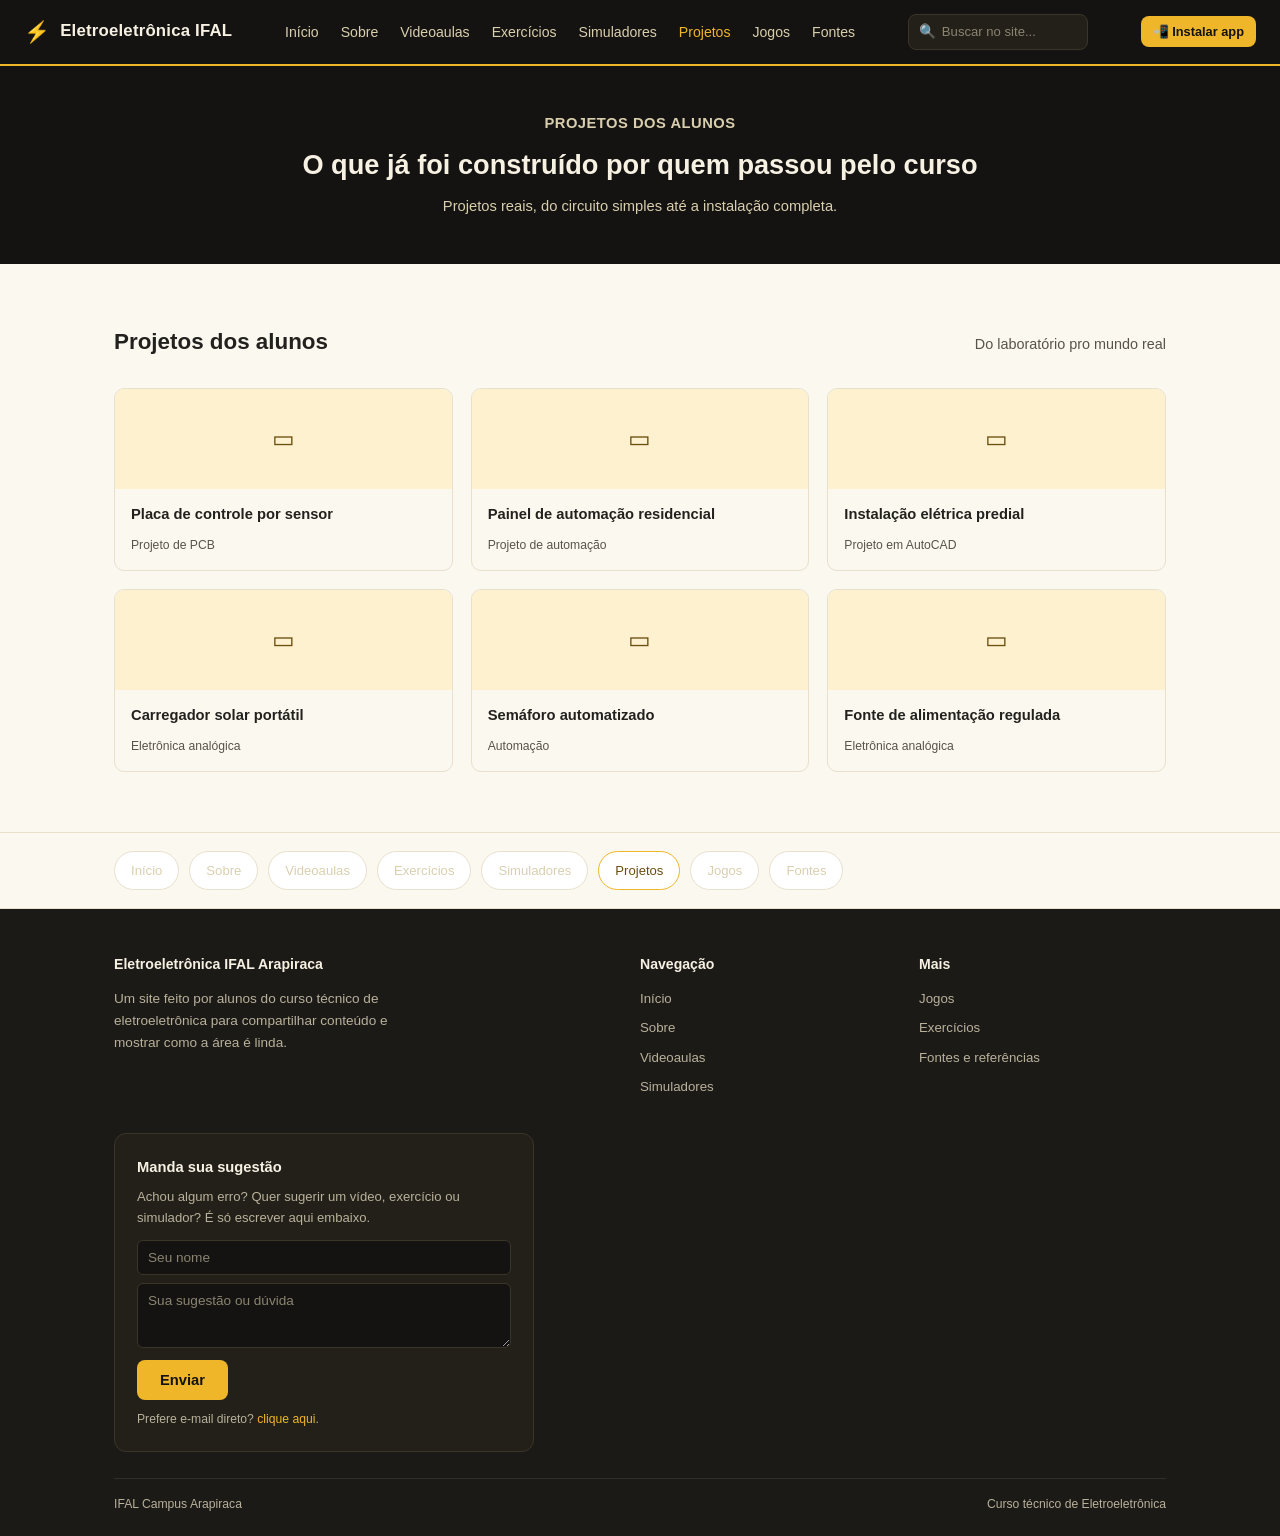
<file: projetos.html>
<!DOCTYPE html>
<html lang="pt-BR">
<head>
<meta charset="UTF-8">
<meta name="viewport" content="width=device-width, initial-scale=1.0">
<title>Projetos — Eletroeletrônica IFAL</title>
<meta name="description" content="Projetos reais, do circuito simples até a instalação completa.">
<meta property="og:type" content="website">
<meta property="og:title" content="Projetos — Eletroeletrônica IFAL Arapiraca">
<meta property="og:description" content="Projetos reais, do circuito simples até a instalação completa.">
<meta property="og:image" content="imagens/pcb-solda.jpg">
<meta name="twitter:card" content="summary_large_image">
<link rel="stylesheet" href="style.css">
<link rel="manifest" href="manifest.json">
<meta name="theme-color" content="#141311">
<link rel="icon" href="icones/icon-192.png" type="image/png">
<link rel="apple-touch-icon" href="icones/apple-touch-icon.png">
</head>
<body>

<header>
  <div class="nav-wrap">
    <div class="logo"><span class="raio">⚡</span> Eletroeletrônica IFAL</div>
    <nav>
      <ul id="menu">
        <li><a href="inicio.html">Início</a></li>
        <li><a href="sobre.html">Sobre</a></li>
        <li><a href="videoaulas.html">Videoaulas</a></li>
        <li><a href="exercicios.html">Exercícios</a></li>
        <li><a href="simuladores.html">Simuladores</a></li>
        <li><a href="projetos.html" class="ativo">Projetos</a></li>
        <li><a href="jogos.html">Jogos</a></li>
        <li><a href="fontes.html">Fontes</a></li>
      </ul>
    </nav>
    <form class="busca" id="buscaForm" role="search">
      <span aria-hidden="true">🔍</span>
      <input type="text" id="buscaInput" placeholder="Buscar no site..." aria-label="Buscar no site">
    </form>
    <button class="btn-instalar" id="btnInstalar" aria-label="Instalar o site como aplicativo">📲 <span class="txt">Instalar app</span></button>
    <button class="menu-btn" id="menuBtn" aria-label="Abrir menu de navegação" aria-expanded="false">☰</button>
  </div>
</header>

<section class="page-hero">
  <p class="eyebrow">PROJETOS DOS ALUNOS</p>
  <h1>O que já foi construído por quem passou pelo curso</h1>
  <p>Projetos reais, do circuito simples até a instalação completa.</p>
</section>


<section>
  <div class="container">
    <div class="section-titulo">
      <h2>Projetos dos alunos</h2>
      <p>Do laboratório pro mundo real</p>
    </div>
    <div class="grid-3">
      <div class="video-card">
        <div class="video-thumb">▭</div>
        <div class="video-info"><h4>Placa de controle por sensor</h4><span>Projeto de PCB</span></div>
      </div>
      <div class="video-card">
        <div class="video-thumb">▭</div>
        <div class="video-info"><h4>Painel de automação residencial</h4><span>Projeto de automação</span></div>
      </div>
      <div class="video-card">
        <div class="video-thumb">▭</div>
        <div class="video-info"><h4>Instalação elétrica predial</h4><span>Projeto em AutoCAD</span></div>
      </div>
      <div class="video-card">
        <div class="video-thumb">▭</div>
        <div class="video-info"><h4>Carregador solar portátil</h4><span>Eletrônica analógica</span></div>
      </div>
      <div class="video-card">
        <div class="video-thumb">▭</div>
        <div class="video-info"><h4>Semáforo automatizado</h4><span>Automação</span></div>
      </div>
      <div class="video-card">
        <div class="video-thumb">▭</div>
        <div class="video-info"><h4>Fonte de alimentação regulada</h4><span>Eletrônica analógica</span></div>
      </div>
    </div>
  </div>
</section>


<nav class="subnav">
  <div class="container">
    <a href="inicio.html">Início</a>
    <a href="sobre.html">Sobre</a>
    <a href="videoaulas.html">Videoaulas</a>
    <a href="exercicios.html">Exercícios</a>
    <a href="simuladores.html">Simuladores</a>
    <a href="projetos.html" class="ativo">Projetos</a>
    <a href="jogos.html">Jogos</a>
    <a href="fontes.html">Fontes</a>
  </div>
</nav>

<footer>
  <div class="container">
    <div class="footer-grid">
      <div>
        <h5>Eletroeletrônica IFAL Arapiraca</h5>
        <p style="font-size:0.85rem; max-width:320px;">Um site feito por alunos do curso técnico de eletroeletrônica para compartilhar conteúdo e mostrar como a área é linda.</p>
      </div>
      <div>
        <h5>Navegação</h5>
        <ul>
          <li><a href="inicio.html">Início</a></li>
          <li><a href="sobre.html">Sobre</a></li>
          <li><a href="videoaulas.html">Videoaulas</a></li>
          <li><a href="simuladores.html">Simuladores</a></li>
        </ul>
      </div>
      <div>
        <h5>Mais</h5>
        <ul>
          <li><a href="jogos.html">Jogos</a></li>
          <li><a href="exercicios.html">Exercícios</a></li>
          <li><a href="fontes.html">Fontes e referências</a></li>
        </ul>
      </div>
    </div>

    <div class="contato-box">
      <h5>Manda sua sugestão</h5>
      <p style="font-size:0.82rem; margin-bottom:12px;">Achou algum erro? Quer sugerir um vídeo, exercício ou simulador? É só escrever aqui embaixo.</p>
      <!-- Troque SEU-EMAIL@exemplo.com pelo e-mail de vocês. O FormSubmit manda a mensagem direto pra essa caixa de entrada, sem precisar de servidor. -->
      <form action="https://formsubmit.co/SEU-EMAIL@exemplo.com" method="POST" class="form-contato">
        <input type="text" name="nome" placeholder="Seu nome" required>
        <textarea name="mensagem" placeholder="Sua sugestão ou dúvida" rows="3" required></textarea>
        <input type="hidden" name="_subject" value="Nova sugestão pelo site Eletroeletrônica IFAL">
        <input type="hidden" name="_captcha" value="false">
        <button type="submit" class="btn btn-primario">Enviar</button>
      </form>
      <p style="font-size:0.76rem; margin-top:10px;">Prefere e-mail direto? <a href="mailto:SEU-EMAIL@exemplo.com" style="color:var(--amarelo);">clique aqui</a>.</p>
    </div>

    <div class="footer-base">
      <span>IFAL Campus Arapiraca</span>
      <span>Curso técnico de Eletroeletrônica</span>
    </div>
  </div>
</footer>

<script src="script.js"></script>
</body>
</html>
</file>
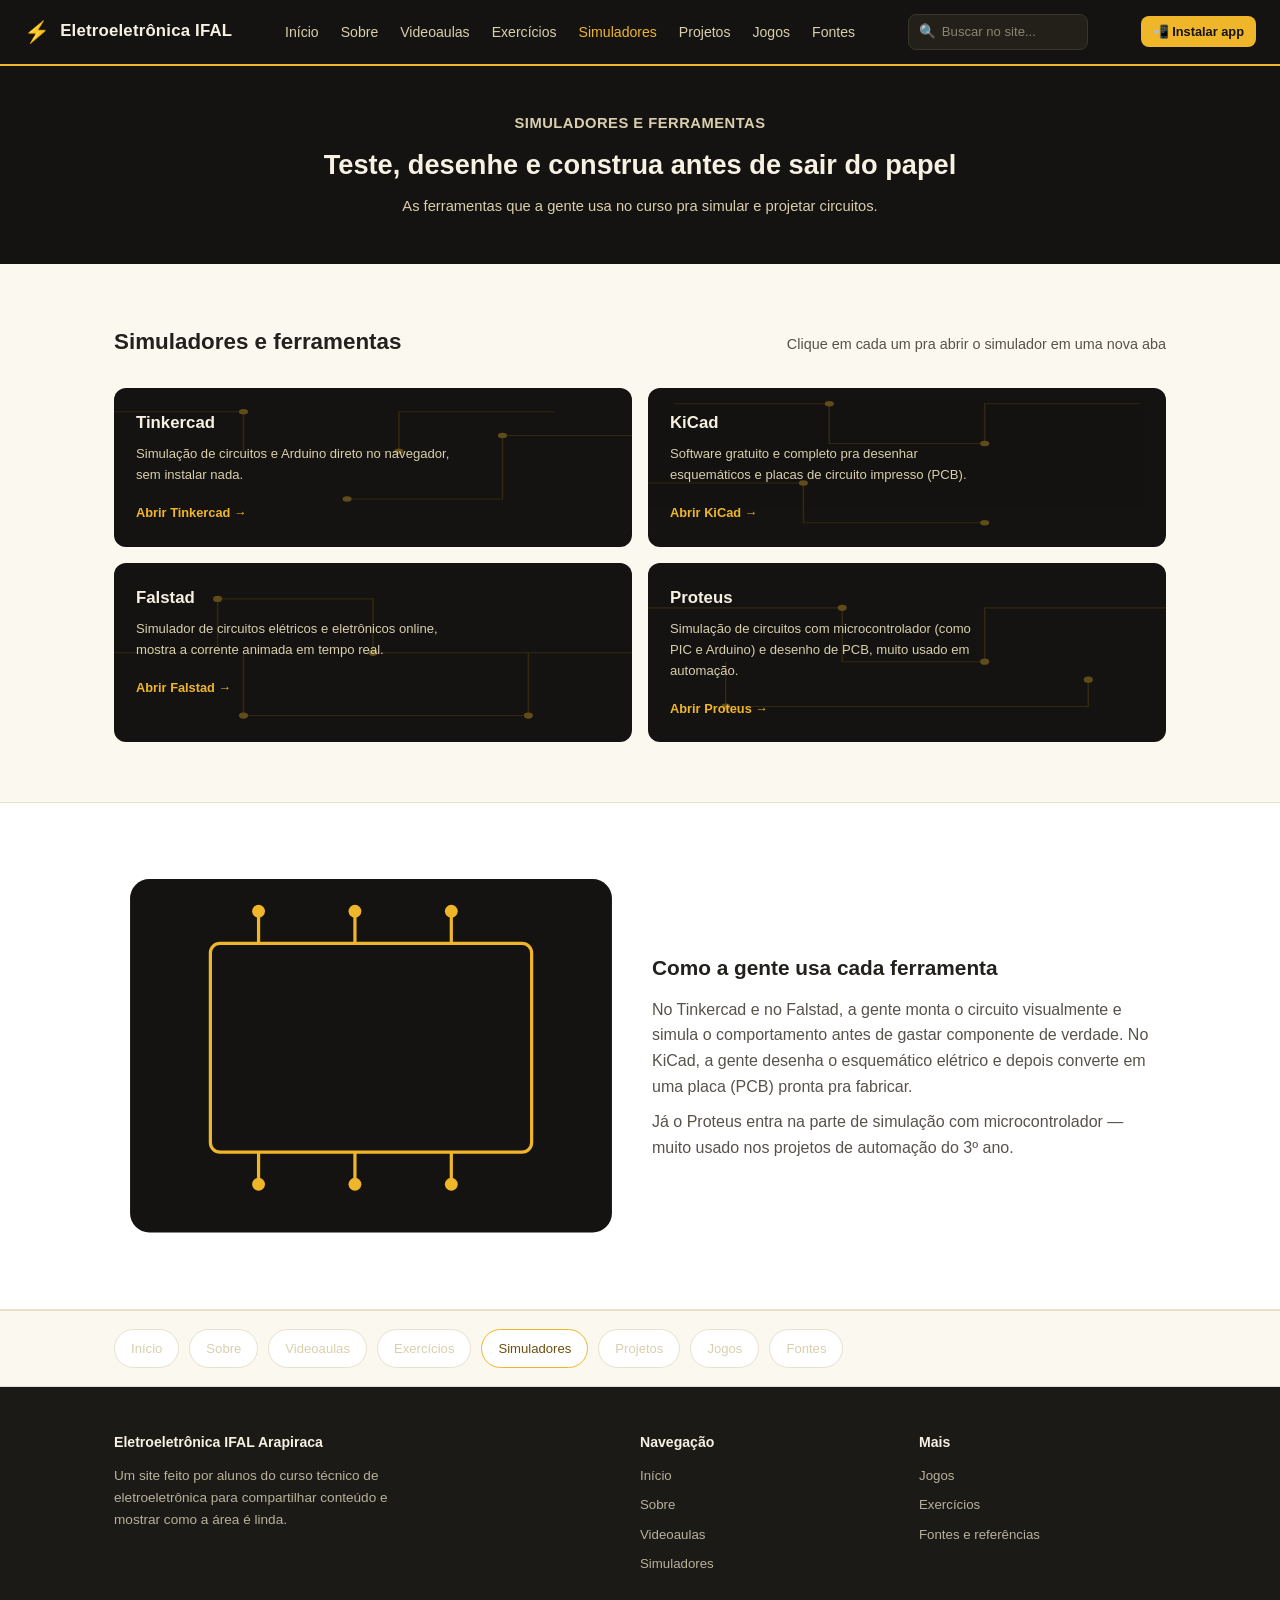
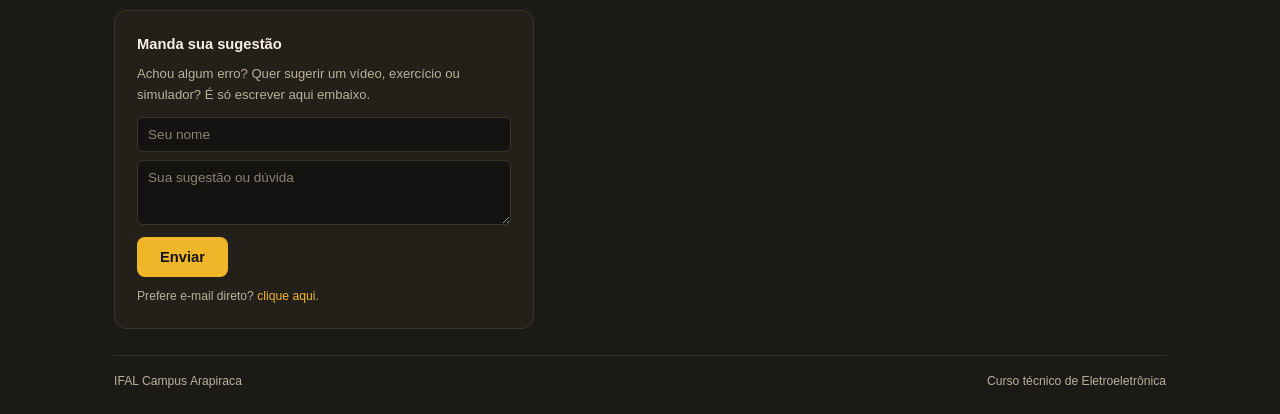
<file: simuladores.html>
<!DOCTYPE html>
<html lang="pt-BR">
<head>
<meta charset="UTF-8">
<meta name="viewport" content="width=device-width, initial-scale=1.0">
<title>Simuladores — Eletroeletrônica IFAL</title>
<meta name="description" content="As ferramentas que a gente usa no curso pra simular e projetar circuitos.">
<meta property="og:type" content="website">
<meta property="og:title" content="Simuladores — Eletroeletrônica IFAL Arapiraca">
<meta property="og:description" content="As ferramentas que a gente usa no curso pra simular e projetar circuitos.">
<meta property="og:image" content="imagens/pcb-solda.jpg">
<meta name="twitter:card" content="summary_large_image">
<link rel="stylesheet" href="style.css">
<link rel="manifest" href="manifest.json">
<meta name="theme-color" content="#141311">
<link rel="icon" href="icones/icon-192.png" type="image/png">
<link rel="apple-touch-icon" href="icones/apple-touch-icon.png">
</head>
<body>

<header>
  <div class="nav-wrap">
    <div class="logo"><span class="raio">⚡</span> Eletroeletrônica IFAL</div>
    <nav>
      <ul id="menu">
        <li><a href="inicio.html">Início</a></li>
        <li><a href="sobre.html">Sobre</a></li>
        <li><a href="videoaulas.html">Videoaulas</a></li>
        <li><a href="exercicios.html">Exercícios</a></li>
        <li><a href="simuladores.html" class="ativo">Simuladores</a></li>
        <li><a href="projetos.html">Projetos</a></li>
        <li><a href="jogos.html">Jogos</a></li>
        <li><a href="fontes.html">Fontes</a></li>
      </ul>
    </nav>
    <form class="busca" id="buscaForm" role="search">
      <span aria-hidden="true">🔍</span>
      <input type="text" id="buscaInput" placeholder="Buscar no site..." aria-label="Buscar no site">
    </form>
    <button class="btn-instalar" id="btnInstalar" aria-label="Instalar o site como aplicativo">📲 <span class="txt">Instalar app</span></button>
    <button class="menu-btn" id="menuBtn" aria-label="Abrir menu de navegação" aria-expanded="false">☰</button>
  </div>
</header>

<section class="page-hero">
  <p class="eyebrow">SIMULADORES E FERRAMENTAS</p>
  <h1>Teste, desenhe e construa antes de sair do papel</h1>
  <p>As ferramentas que a gente usa no curso pra simular e projetar circuitos.</p>
</section>


<section>
  <div class="container">
    <div class="section-titulo">
      <h2>Simuladores e ferramentas</h2>
      <p>Clique em cada um pra abrir o simulador em uma nova aba</p>
    </div>
    <div class="grid-tools-bg">

      <a href="https://www.tinkercad.com/" target="_blank" rel="noopener" class="tool-card-bg">
        <svg class="bg-circuito" viewBox="0 0 400 200" preserveAspectRatio="none">
          <g stroke="#6b4f0f" stroke-width="1.2" fill="none">
            <path d="M0 30 H100 V80 H220 V30 H340"/>
            <path d="M400 60 H300 V140 H180"/>
          </g>
          <g fill="#efb62a">
            <circle cx="100" cy="30" r="3.5"/><circle cx="220" cy="80" r="3.5"/><circle cx="300" cy="60" r="3.5"/><circle cx="180" cy="140" r="3.5"/>
          </g>
        </svg>
        <div class="conteudo">
          <h4>Tinkercad</h4>
          <p>Simulação de circuitos e Arduino direto no navegador, sem instalar nada.</p>
          <span class="link-txt">Abrir Tinkercad →</span>
        </div>
      </a>

      <a href="https://www.kicad.org/" target="_blank" rel="noopener" class="tool-card-bg">
        <svg class="bg-circuito" viewBox="0 0 400 200" preserveAspectRatio="none">
          <g stroke="#6b4f0f" stroke-width="1.2" fill="none">
            <path d="M20 20 H140 V70 H260 V20 H380"/>
            <path d="M0 120 H120 V170 H260"/>
          </g>
          <g fill="#efb62a">
            <circle cx="140" cy="20" r="3.5"/><circle cx="260" cy="70" r="3.5"/><circle cx="120" cy="120" r="3.5"/><circle cx="260" cy="170" r="3.5"/>
          </g>
        </svg>
        <div class="conteudo">
          <h4>KiCad</h4>
          <p>Software gratuito e completo pra desenhar esquemáticos e placas de circuito impresso (PCB).</p>
          <span class="link-txt">Abrir KiCad →</span>
        </div>
      </a>

      <a href="https://www.falstad.com/circuit/" target="_blank" rel="noopener" class="tool-card-bg">
        <svg class="bg-circuito" viewBox="0 0 400 200" preserveAspectRatio="none">
          <g stroke="#6b4f0f" stroke-width="1.2" fill="none">
            <path d="M0 100 H80 V40 H200 V100 H400"/>
            <path d="M100 100 V170 H320 V100"/>
          </g>
          <g fill="#efb62a">
            <circle cx="80" cy="40" r="3.5"/><circle cx="200" cy="100" r="3.5"/><circle cx="100" cy="170" r="3.5"/><circle cx="320" cy="170" r="3.5"/>
          </g>
        </svg>
        <div class="conteudo">
          <h4>Falstad</h4>
          <p>Simulador de circuitos elétricos e eletrônicos online, mostra a corrente animada em tempo real.</p>
          <span class="link-txt">Abrir Falstad →</span>
        </div>
      </a>

      <a href="https://www.labcenter.com/" target="_blank" rel="noopener" class="tool-card-bg">
        <svg class="bg-circuito" viewBox="0 0 400 200" preserveAspectRatio="none">
          <g stroke="#6b4f0f" stroke-width="1.2" fill="none">
            <path d="M0 50 H150 V110 H260 V50 H400"/>
            <path d="M60 110 V160 H340 V130"/>
          </g>
          <g fill="#efb62a">
            <circle cx="150" cy="50" r="3.5"/><circle cx="260" cy="110" r="3.5"/><circle cx="60" cy="160" r="3.5"/><circle cx="340" cy="130" r="3.5"/>
          </g>
        </svg>
        <div class="conteudo">
          <h4>Proteus</h4>
          <p>Simulação de circuitos com microcontrolador (como PIC e Arduino) e desenho de PCB, muito usado em automação.</p>
          <span class="link-txt">Abrir Proteus →</span>
        </div>
      </a>

    </div>
  </div>
</section>

<section class="bg-clara">
  <div class="container">
    <div class="grid-2">
      <svg class="ilustracao" viewBox="0 0 320 240" xmlns="http://www.w3.org/2000/svg" role="img" aria-label="Ilustração de uma placa de circuito com resistores">
        <rect x="10" y="10" width="300" height="220" rx="12" fill="#141311"/>
        <g stroke="#efb62a" stroke-width="2" fill="none">
          <rect x="60" y="50" width="200" height="130" rx="6"/>
          <path d="M90 50 V30 M150 50 V30 M210 50 V30"/>
          <path d="M90 180 V200 M150 180 V200 M210 180 V200"/>
        </g>
        <g fill="#efb62a">
          <circle cx="90" cy="30" r="4"/><circle cx="150" cy="30" r="4"/><circle cx="210" cy="30" r="4"/>
          <circle cx="90" cy="200" r="4"/><circle cx="150" cy="200" r="4"/><circle cx="210" cy="200" r="4"/>
        </g>
      </svg>
      <div>
        <h2 style="font-size:1.3rem; margin-bottom:12px;">Como a gente usa cada ferramenta</h2>
        <p style="color:var(--texto-suave); margin-bottom:10px;">No Tinkercad e no Falstad, a gente monta o circuito visualmente e simula o comportamento antes de gastar componente de verdade. No KiCad, a gente desenha o esquemático elétrico e depois converte em uma placa (PCB) pronta pra fabricar.</p>
        <p style="color:var(--texto-suave);">Já o Proteus entra na parte de simulação com microcontrolador — muito usado nos projetos de automação do 3º ano.</p>
      </div>
    </div>
  </div>
</section>


<nav class="subnav">
  <div class="container">
    <a href="inicio.html">Início</a>
    <a href="sobre.html">Sobre</a>
    <a href="videoaulas.html">Videoaulas</a>
    <a href="exercicios.html">Exercícios</a>
    <a href="simuladores.html" class="ativo">Simuladores</a>
    <a href="projetos.html">Projetos</a>
    <a href="jogos.html">Jogos</a>
    <a href="fontes.html">Fontes</a>
  </div>
</nav>

<footer>
  <div class="container">
    <div class="footer-grid">
      <div>
        <h5>Eletroeletrônica IFAL Arapiraca</h5>
        <p style="font-size:0.85rem; max-width:320px;">Um site feito por alunos do curso técnico de eletroeletrônica para compartilhar conteúdo e mostrar como a área é linda.</p>
      </div>
      <div>
        <h5>Navegação</h5>
        <ul>
          <li><a href="inicio.html">Início</a></li>
          <li><a href="sobre.html">Sobre</a></li>
          <li><a href="videoaulas.html">Videoaulas</a></li>
          <li><a href="simuladores.html">Simuladores</a></li>
        </ul>
      </div>
      <div>
        <h5>Mais</h5>
        <ul>
          <li><a href="jogos.html">Jogos</a></li>
          <li><a href="exercicios.html">Exercícios</a></li>
          <li><a href="fontes.html">Fontes e referências</a></li>
        </ul>
      </div>
    </div>

    <div class="contato-box">
      <h5>Manda sua sugestão</h5>
      <p style="font-size:0.82rem; margin-bottom:12px;">Achou algum erro? Quer sugerir um vídeo, exercício ou simulador? É só escrever aqui embaixo.</p>
      <!-- Troque SEU-EMAIL@exemplo.com pelo e-mail de vocês. O FormSubmit manda a mensagem direto pra essa caixa de entrada, sem precisar de servidor. -->
      <form action="https://formsubmit.co/SEU-EMAIL@exemplo.com" method="POST" class="form-contato">
        <input type="text" name="nome" placeholder="Seu nome" required>
        <textarea name="mensagem" placeholder="Sua sugestão ou dúvida" rows="3" required></textarea>
        <input type="hidden" name="_subject" value="Nova sugestão pelo site Eletroeletrônica IFAL">
        <input type="hidden" name="_captcha" value="false">
        <button type="submit" class="btn btn-primario">Enviar</button>
      </form>
      <p style="font-size:0.76rem; margin-top:10px;">Prefere e-mail direto? <a href="mailto:SEU-EMAIL@exemplo.com" style="color:var(--amarelo);">clique aqui</a>.</p>
    </div>

    <div class="footer-base">
      <span>IFAL Campus Arapiraca</span>
      <span>Curso técnico de Eletroeletrônica</span>
    </div>
  </div>
</footer>

<script src="script.js"></script>
</body>
</html>
</file>
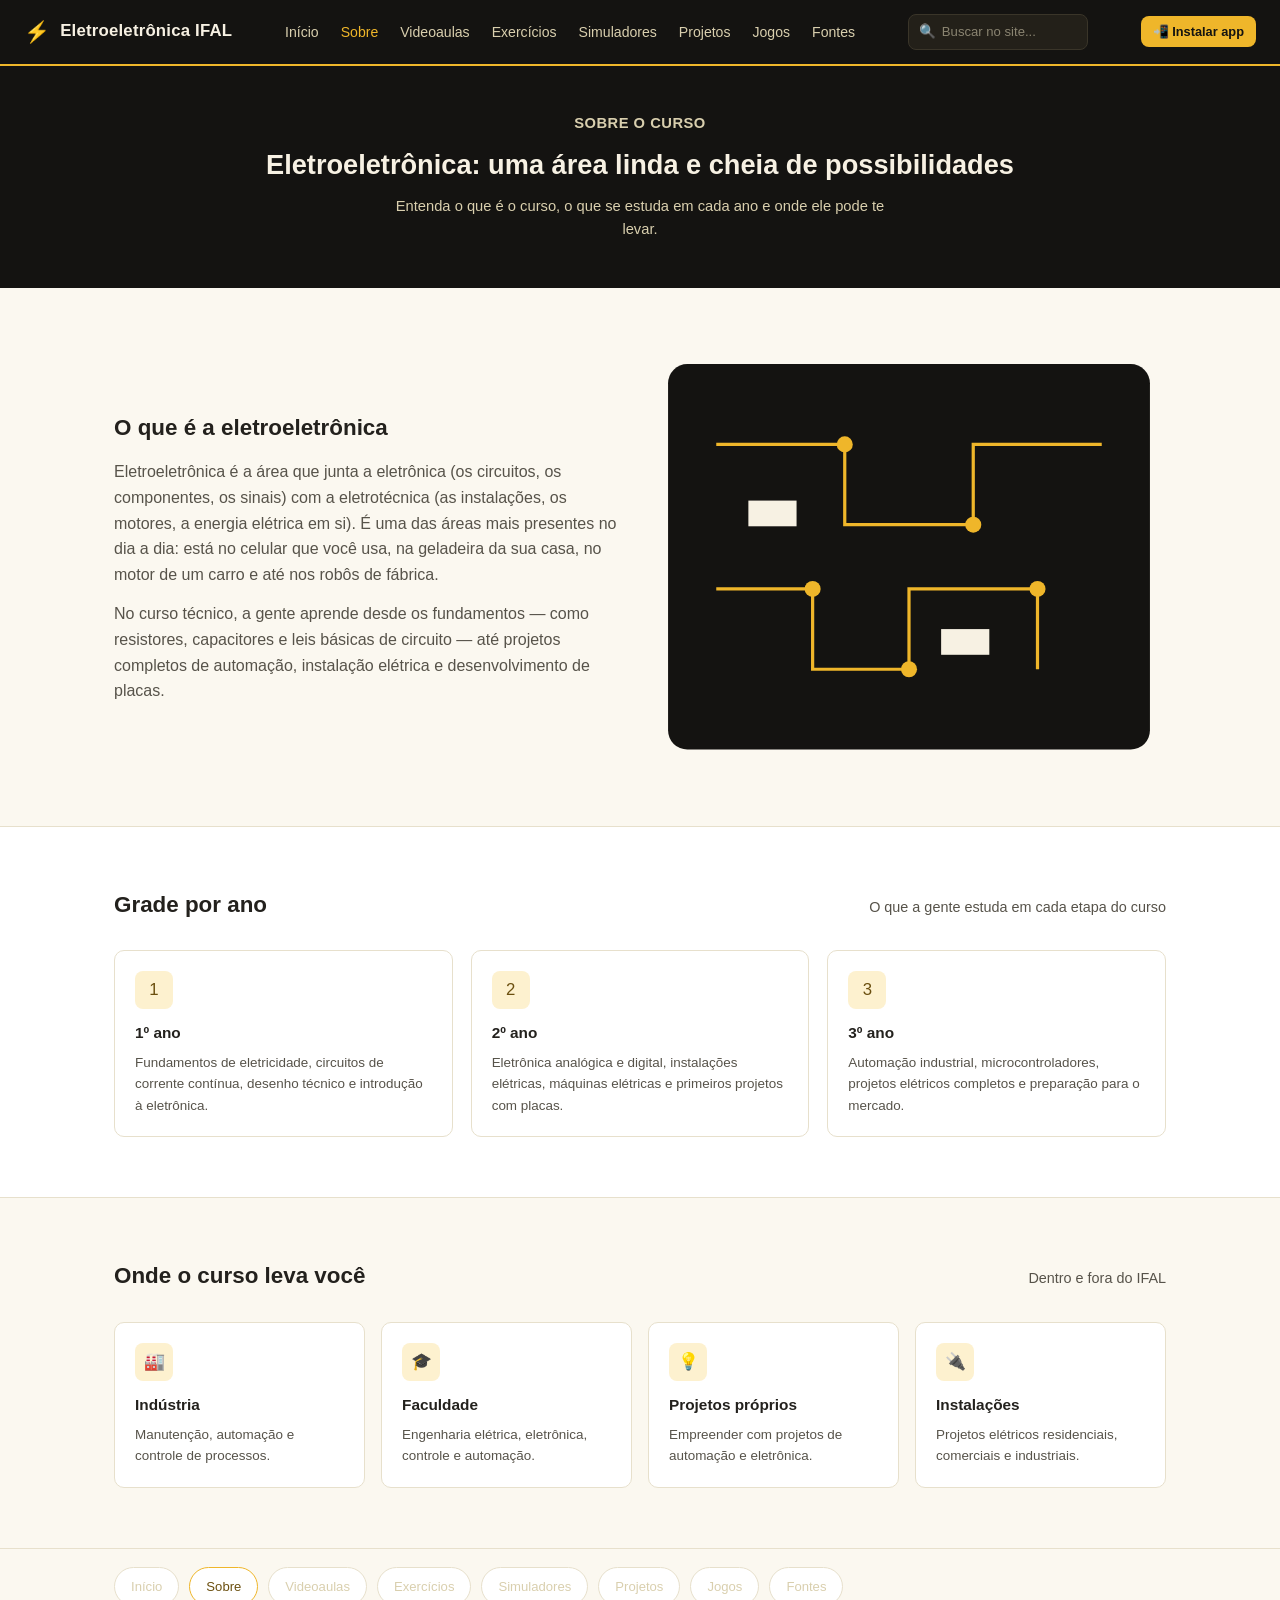
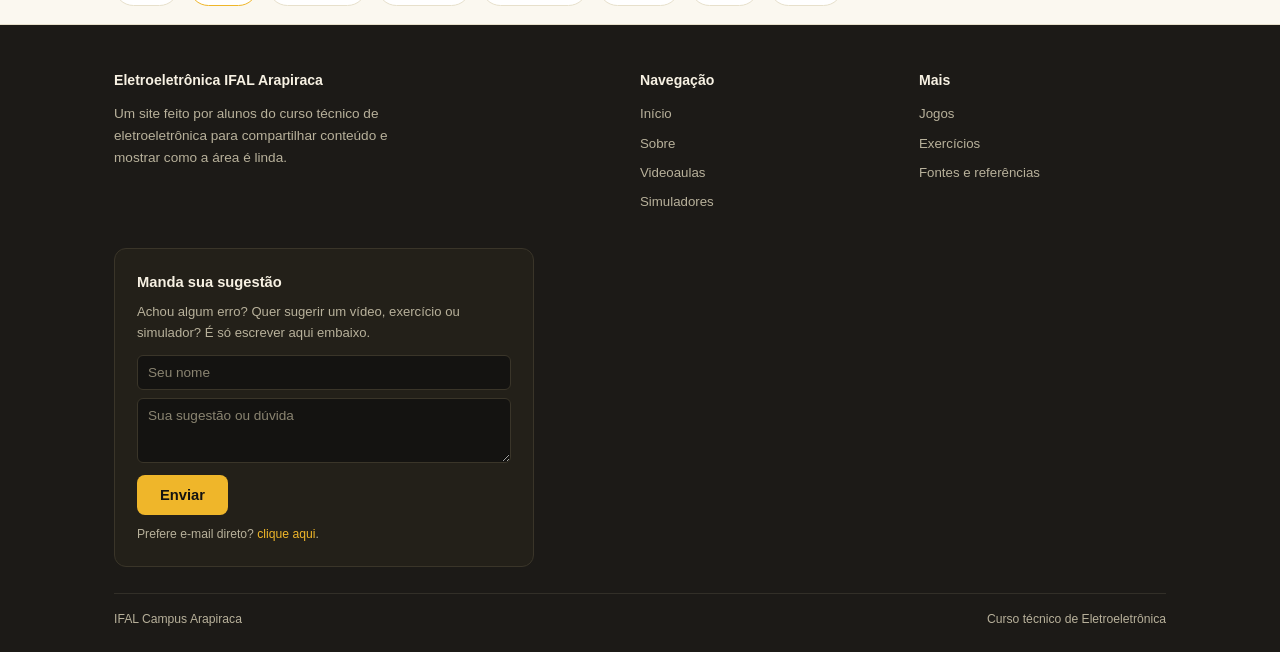
<file: sobre.html>
<!DOCTYPE html>
<html lang="pt-BR">
<head>
<meta charset="UTF-8">
<meta name="viewport" content="width=device-width, initial-scale=1.0">
<title>Sobre o curso — Eletroeletrônica IFAL</title>
<meta name="description" content="Entenda o que é o curso, o que se estuda em cada ano e onde ele pode te levar.">
<meta property="og:type" content="website">
<meta property="og:title" content="Sobre o curso — Eletroeletrônica IFAL Arapiraca">
<meta property="og:description" content="Entenda o que é o curso, o que se estuda em cada ano e onde ele pode te levar.">
<meta property="og:image" content="imagens/pcb-solda.jpg">
<meta name="twitter:card" content="summary_large_image">
<link rel="stylesheet" href="style.css">
<link rel="manifest" href="manifest.json">
<meta name="theme-color" content="#141311">
<link rel="icon" href="icones/icon-192.png" type="image/png">
<link rel="apple-touch-icon" href="icones/apple-touch-icon.png">
</head>
<body>

<header>
  <div class="nav-wrap">
    <div class="logo"><span class="raio">⚡</span> Eletroeletrônica IFAL</div>
    <nav>
      <ul id="menu">
        <li><a href="inicio.html">Início</a></li>
        <li><a href="sobre.html" class="ativo">Sobre</a></li>
        <li><a href="videoaulas.html">Videoaulas</a></li>
        <li><a href="exercicios.html">Exercícios</a></li>
        <li><a href="simuladores.html">Simuladores</a></li>
        <li><a href="projetos.html">Projetos</a></li>
        <li><a href="jogos.html">Jogos</a></li>
        <li><a href="fontes.html">Fontes</a></li>
      </ul>
    </nav>
    <form class="busca" id="buscaForm" role="search">
      <span aria-hidden="true">🔍</span>
      <input type="text" id="buscaInput" placeholder="Buscar no site..." aria-label="Buscar no site">
    </form>
    <button class="btn-instalar" id="btnInstalar" aria-label="Instalar o site como aplicativo">📲 <span class="txt">Instalar app</span></button>
    <button class="menu-btn" id="menuBtn" aria-label="Abrir menu de navegação" aria-expanded="false">☰</button>
  </div>
</header>

<section class="page-hero">
  <p class="eyebrow">SOBRE O CURSO</p>
  <h1>Eletroeletrônica: uma área linda e cheia de possibilidades</h1>
  <p>Entenda o que é o curso, o que se estuda em cada ano e onde ele pode te levar.</p>
</section>


<section>
  <div class="container">
    <div class="grid-2">
      <div>
        <h2 style="font-size:1.4rem; margin-bottom:14px;">O que é a eletroeletrônica</h2>
        <p style="color:var(--texto-suave); margin-bottom:14px;">Eletroeletrônica é a área que junta a eletrônica (os circuitos, os componentes, os sinais) com a eletrotécnica (as instalações, os motores, a energia elétrica em si). É uma das áreas mais presentes no dia a dia: está no celular que você usa, na geladeira da sua casa, no motor de um carro e até nos robôs de fábrica.</p>
        <p style="color:var(--texto-suave);">No curso técnico, a gente aprende desde os fundamentos — como resistores, capacitores e leis básicas de circuito — até projetos completos de automação, instalação elétrica e desenvolvimento de placas.</p>
      </div>
      <svg class="ilustracao" viewBox="0 0 320 260" xmlns="http://www.w3.org/2000/svg" role="img" aria-label="Ilustração de uma placa de circuito com trilhas e componentes">
        <rect x="10" y="10" width="300" height="240" rx="12" fill="#141311"/>
        <g stroke="#efb62a" stroke-width="2" fill="none">
          <path d="M40 60 H120 V110 H200 V60 H280"/>
          <path d="M40 150 H100 V200 H160 V150 H240 V200"/>
        </g>
        <g fill="#efb62a">
          <circle cx="120" cy="60" r="5"/><circle cx="200" cy="110" r="5"/><circle cx="100" cy="150" r="5"/>
          <circle cx="160" cy="200" r="5"/><circle cx="240" cy="150" r="5"/>
        </g>
        <rect x="60" y="95" width="30" height="16" fill="#f7f1e3"/>
        <rect x="180" y="175" width="30" height="16" fill="#f7f1e3"/>
      </svg>
    </div>
  </div>
</section>

<section class="bg-clara">
  <div class="container">
    <div class="section-titulo">
      <h2>Grade por ano</h2>
      <p>O que a gente estuda em cada etapa do curso</p>
    </div>
    <div class="grid-3">
      <div class="card">
        <div class="icone">1</div>
        <h3>1º ano</h3>
        <p>Fundamentos de eletricidade, circuitos de corrente contínua, desenho técnico e introdução à eletrônica.</p>
      </div>
      <div class="card">
        <div class="icone">2</div>
        <h3>2º ano</h3>
        <p>Eletrônica analógica e digital, instalações elétricas, máquinas elétricas e primeiros projetos com placas.</p>
      </div>
      <div class="card">
        <div class="icone">3</div>
        <h3>3º ano</h3>
        <p>Automação industrial, microcontroladores, projetos elétricos completos e preparação para o mercado.</p>
      </div>
    </div>
  </div>
</section>

<section>
  <div class="container">
    <div class="section-titulo">
      <h2>Onde o curso leva você</h2>
      <p>Dentro e fora do IFAL</p>
    </div>
    <div class="grid-4">
      <div class="card"><div class="icone">🏭</div><h3>Indústria</h3><p>Manutenção, automação e controle de processos.</p></div>
      <div class="card"><div class="icone">🎓</div><h3>Faculdade</h3><p>Engenharia elétrica, eletrônica, controle e automação.</p></div>
      <div class="card"><div class="icone">💡</div><h3>Projetos próprios</h3><p>Empreender com projetos de automação e eletrônica.</p></div>
      <div class="card"><div class="icone">🔌</div><h3>Instalações</h3><p>Projetos elétricos residenciais, comerciais e industriais.</p></div>
    </div>
  </div>
</section>


<nav class="subnav">
  <div class="container">
    <a href="inicio.html">Início</a>
    <a href="sobre.html" class="ativo">Sobre</a>
    <a href="videoaulas.html">Videoaulas</a>
    <a href="exercicios.html">Exercícios</a>
    <a href="simuladores.html">Simuladores</a>
    <a href="projetos.html">Projetos</a>
    <a href="jogos.html">Jogos</a>
    <a href="fontes.html">Fontes</a>
  </div>
</nav>

<footer>
  <div class="container">
    <div class="footer-grid">
      <div>
        <h5>Eletroeletrônica IFAL Arapiraca</h5>
        <p style="font-size:0.85rem; max-width:320px;">Um site feito por alunos do curso técnico de eletroeletrônica para compartilhar conteúdo e mostrar como a área é linda.</p>
      </div>
      <div>
        <h5>Navegação</h5>
        <ul>
          <li><a href="inicio.html">Início</a></li>
          <li><a href="sobre.html">Sobre</a></li>
          <li><a href="videoaulas.html">Videoaulas</a></li>
          <li><a href="simuladores.html">Simuladores</a></li>
        </ul>
      </div>
      <div>
        <h5>Mais</h5>
        <ul>
          <li><a href="jogos.html">Jogos</a></li>
          <li><a href="exercicios.html">Exercícios</a></li>
          <li><a href="fontes.html">Fontes e referências</a></li>
        </ul>
      </div>
    </div>

    <div class="contato-box">
      <h5>Manda sua sugestão</h5>
      <p style="font-size:0.82rem; margin-bottom:12px;">Achou algum erro? Quer sugerir um vídeo, exercício ou simulador? É só escrever aqui embaixo.</p>
      <!-- Troque SEU-EMAIL@exemplo.com pelo e-mail de vocês. O FormSubmit manda a mensagem direto pra essa caixa de entrada, sem precisar de servidor. -->
      <form action="https://formsubmit.co/SEU-EMAIL@exemplo.com" method="POST" class="form-contato">
        <input type="text" name="nome" placeholder="Seu nome" required>
        <textarea name="mensagem" placeholder="Sua sugestão ou dúvida" rows="3" required></textarea>
        <input type="hidden" name="_subject" value="Nova sugestão pelo site Eletroeletrônica IFAL">
        <input type="hidden" name="_captcha" value="false">
        <button type="submit" class="btn btn-primario">Enviar</button>
      </form>
      <p style="font-size:0.76rem; margin-top:10px;">Prefere e-mail direto? <a href="mailto:SEU-EMAIL@exemplo.com" style="color:var(--amarelo);">clique aqui</a>.</p>
    </div>

    <div class="footer-base">
      <span>IFAL Campus Arapiraca</span>
      <span>Curso técnico de Eletroeletrônica</span>
    </div>
  </div>
</footer>

<script src="script.js"></script>
</body>
</html>
</file>
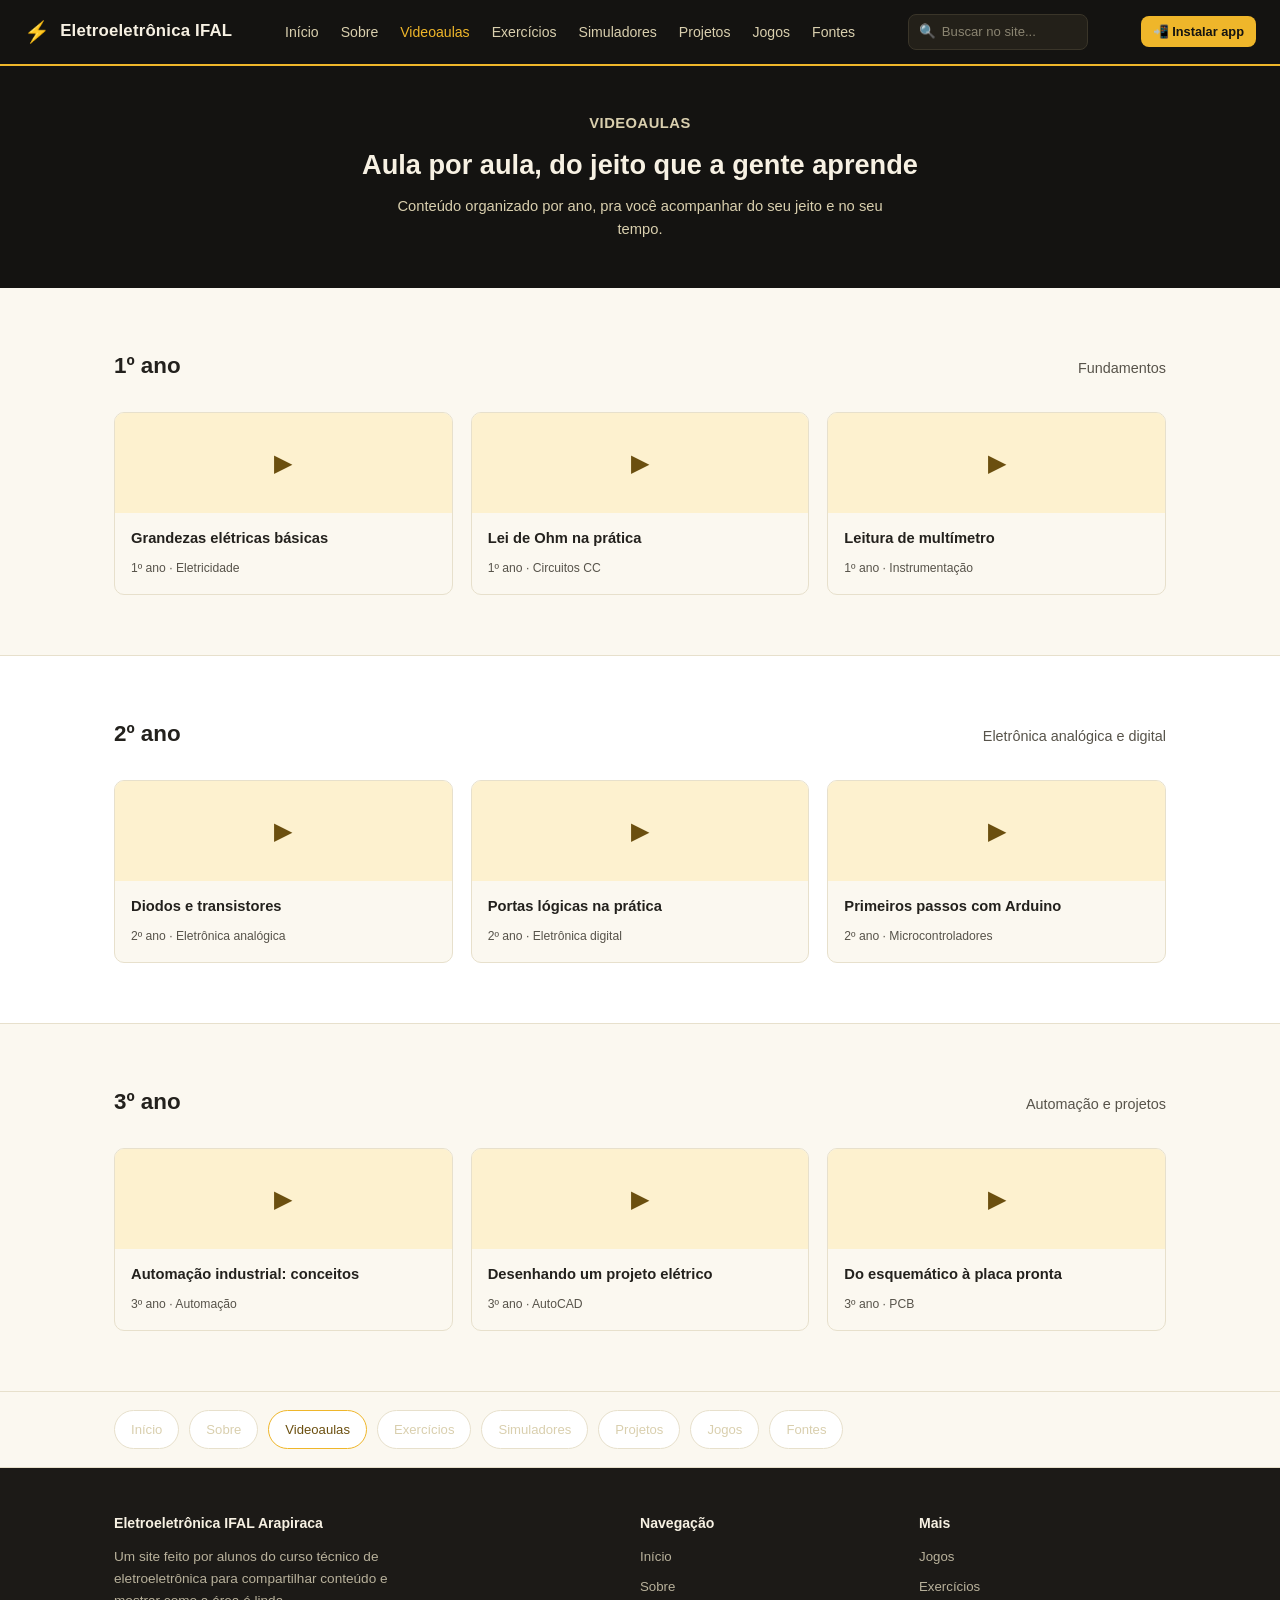
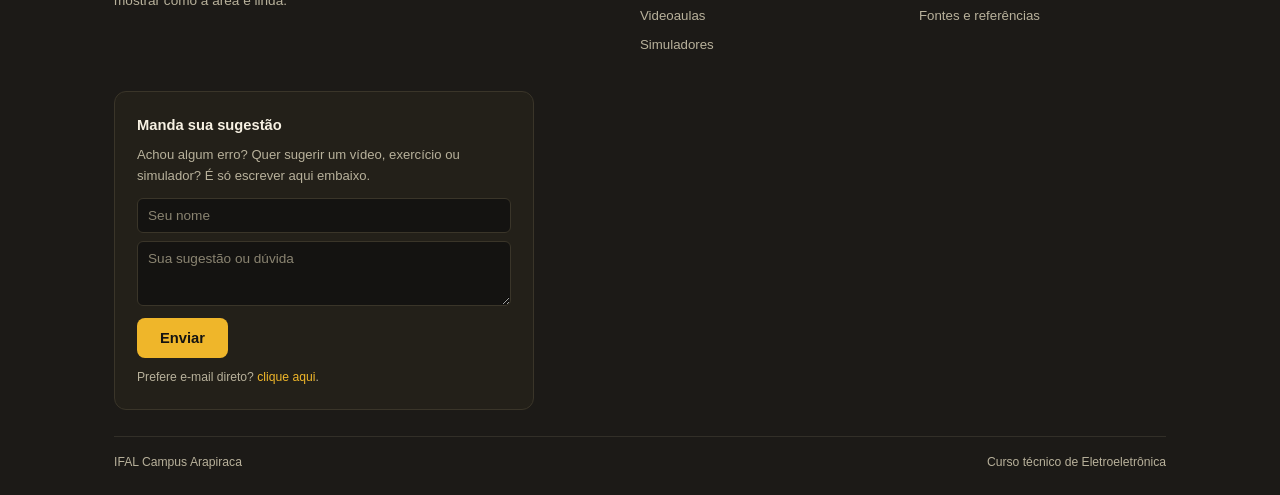
<file: videoaulas.html>
<!DOCTYPE html>
<html lang="pt-BR">
<head>
<meta charset="UTF-8">
<meta name="viewport" content="width=device-width, initial-scale=1.0">
<title>Videoaulas — Eletroeletrônica IFAL</title>
<meta name="description" content="Conteúdo organizado por ano, pra você acompanhar do seu jeito e no seu tempo.">
<meta property="og:type" content="website">
<meta property="og:title" content="Videoaulas — Eletroeletrônica IFAL Arapiraca">
<meta property="og:description" content="Conteúdo organizado por ano, pra você acompanhar do seu jeito e no seu tempo.">
<meta property="og:image" content="imagens/pcb-solda.jpg">
<meta name="twitter:card" content="summary_large_image">
<link rel="stylesheet" href="style.css">
<link rel="manifest" href="manifest.json">
<meta name="theme-color" content="#141311">
<link rel="icon" href="icones/icon-192.png" type="image/png">
<link rel="apple-touch-icon" href="icones/apple-touch-icon.png">
</head>
<body>

<header>
  <div class="nav-wrap">
    <div class="logo"><span class="raio">⚡</span> Eletroeletrônica IFAL</div>
    <nav>
      <ul id="menu">
        <li><a href="inicio.html">Início</a></li>
        <li><a href="sobre.html">Sobre</a></li>
        <li><a href="videoaulas.html" class="ativo">Videoaulas</a></li>
        <li><a href="exercicios.html">Exercícios</a></li>
        <li><a href="simuladores.html">Simuladores</a></li>
        <li><a href="projetos.html">Projetos</a></li>
        <li><a href="jogos.html">Jogos</a></li>
        <li><a href="fontes.html">Fontes</a></li>
      </ul>
    </nav>
    <form class="busca" id="buscaForm" role="search">
      <span aria-hidden="true">🔍</span>
      <input type="text" id="buscaInput" placeholder="Buscar no site..." aria-label="Buscar no site">
    </form>
    <button class="btn-instalar" id="btnInstalar" aria-label="Instalar o site como aplicativo">📲 <span class="txt">Instalar app</span></button>
    <button class="menu-btn" id="menuBtn" aria-label="Abrir menu de navegação" aria-expanded="false">☰</button>
  </div>
</header>

<section class="page-hero">
  <p class="eyebrow">VIDEOAULAS</p>
  <h1>Aula por aula, do jeito que a gente aprende</h1>
  <p>Conteúdo organizado por ano, pra você acompanhar do seu jeito e no seu tempo.</p>
</section>


<section>
  <div class="container">
    <div class="section-titulo"><h2>1º ano</h2><p>Fundamentos</p></div>
    <div class="grid-3">
      <a class="video-card" href="https://www.youtube.com/results?search_query=Grandezas+elétricas+básicas" target="_blank" rel="noopener">
        <div class="video-thumb">▶</div>
        <div class="video-info"><h4>Grandezas elétricas básicas</h4><span>1º ano · Eletricidade</span></div>
      </a>
      <a class="video-card" href="https://www.youtube.com/results?search_query=Lei+de+Ohm+na+prática" target="_blank" rel="noopener">
        <div class="video-thumb">▶</div>
        <div class="video-info"><h4>Lei de Ohm na prática</h4><span>1º ano · Circuitos CC</span></div>
      </a>
      <a class="video-card" href="https://www.youtube.com/results?search_query=Leitura+de+multímetro" target="_blank" rel="noopener">
        <div class="video-thumb">▶</div>
        <div class="video-info"><h4>Leitura de multímetro</h4><span>1º ano · Instrumentação</span></div>
      </a>
    </div>
  </div>
</section>

<section class="bg-clara">
  <div class="container">
    <div class="section-titulo"><h2>2º ano</h2><p>Eletrônica analógica e digital</p></div>
    <div class="grid-3">
      <a class="video-card" href="https://www.youtube.com/results?search_query=Diodos+e+transistores" target="_blank" rel="noopener">
        <div class="video-thumb">▶</div>
        <div class="video-info"><h4>Diodos e transistores</h4><span>2º ano · Eletrônica analógica</span></div>
      </a>
      <a class="video-card" href="https://www.youtube.com/results?search_query=Portas+lógicas+na+prática" target="_blank" rel="noopener">
        <div class="video-thumb">▶</div>
        <div class="video-info"><h4>Portas lógicas na prática</h4><span>2º ano · Eletrônica digital</span></div>
      </a>
      <a class="video-card" href="https://www.youtube.com/results?search_query=Primeiros+passos+com+Arduino" target="_blank" rel="noopener">
        <div class="video-thumb">▶</div>
        <div class="video-info"><h4>Primeiros passos com Arduino</h4><span>2º ano · Microcontroladores</span></div>
      </a>
    </div>
  </div>
</section>

<section>
  <div class="container">
    <div class="section-titulo"><h2>3º ano</h2><p>Automação e projetos</p></div>
    <div class="grid-3">
      <a class="video-card" href="https://www.youtube.com/results?search_query=Automação+industrial:+conceitos" target="_blank" rel="noopener">
        <div class="video-thumb">▶</div>
        <div class="video-info"><h4>Automação industrial: conceitos</h4><span>3º ano · Automação</span></div>
      </a>
      <a class="video-card" href="https://www.youtube.com/results?search_query=Desenhando+um+projeto+elétrico" target="_blank" rel="noopener">
        <div class="video-thumb">▶</div>
        <div class="video-info"><h4>Desenhando um projeto elétrico</h4><span>3º ano · AutoCAD</span></div>
      </a>
      <a class="video-card" href="https://www.youtube.com/results?search_query=Do+esquemático+à+placa+pronta" target="_blank" rel="noopener">
        <div class="video-thumb">▶</div>
        <div class="video-info"><h4>Do esquemático à placa pronta</h4><span>3º ano · PCB</span></div>
      </a>
    </div>
  </div>
</section>


<nav class="subnav">
  <div class="container">
    <a href="inicio.html">Início</a>
    <a href="sobre.html">Sobre</a>
    <a href="videoaulas.html" class="ativo">Videoaulas</a>
    <a href="exercicios.html">Exercícios</a>
    <a href="simuladores.html">Simuladores</a>
    <a href="projetos.html">Projetos</a>
    <a href="jogos.html">Jogos</a>
    <a href="fontes.html">Fontes</a>
  </div>
</nav>

<footer>
  <div class="container">
    <div class="footer-grid">
      <div>
        <h5>Eletroeletrônica IFAL Arapiraca</h5>
        <p style="font-size:0.85rem; max-width:320px;">Um site feito por alunos do curso técnico de eletroeletrônica para compartilhar conteúdo e mostrar como a área é linda.</p>
      </div>
      <div>
        <h5>Navegação</h5>
        <ul>
          <li><a href="inicio.html">Início</a></li>
          <li><a href="sobre.html">Sobre</a></li>
          <li><a href="videoaulas.html">Videoaulas</a></li>
          <li><a href="simuladores.html">Simuladores</a></li>
        </ul>
      </div>
      <div>
        <h5>Mais</h5>
        <ul>
          <li><a href="jogos.html">Jogos</a></li>
          <li><a href="exercicios.html">Exercícios</a></li>
          <li><a href="fontes.html">Fontes e referências</a></li>
        </ul>
      </div>
    </div>

    <div class="contato-box">
      <h5>Manda sua sugestão</h5>
      <p style="font-size:0.82rem; margin-bottom:12px;">Achou algum erro? Quer sugerir um vídeo, exercício ou simulador? É só escrever aqui embaixo.</p>
      <!-- Troque SEU-EMAIL@exemplo.com pelo e-mail de vocês. O FormSubmit manda a mensagem direto pra essa caixa de entrada, sem precisar de servidor. -->
      <form action="https://formsubmit.co/SEU-EMAIL@exemplo.com" method="POST" class="form-contato">
        <input type="text" name="nome" placeholder="Seu nome" required>
        <textarea name="mensagem" placeholder="Sua sugestão ou dúvida" rows="3" required></textarea>
        <input type="hidden" name="_subject" value="Nova sugestão pelo site Eletroeletrônica IFAL">
        <input type="hidden" name="_captcha" value="false">
        <button type="submit" class="btn btn-primario">Enviar</button>
      </form>
      <p style="font-size:0.76rem; margin-top:10px;">Prefere e-mail direto? <a href="mailto:SEU-EMAIL@exemplo.com" style="color:var(--amarelo);">clique aqui</a>.</p>
    </div>

    <div class="footer-base">
      <span>IFAL Campus Arapiraca</span>
      <span>Curso técnico de Eletroeletrônica</span>
    </div>
  </div>
</footer>

<script src="script.js"></script>
</body>
</html>
</file>
<file: style.css>
:root{
  --preto: #141311;
  --preto-2: #1c1a17;
  --amarelo: #efb62a;
  --amarelo-escuro: #6b4f0f;
  --creme: #f7f1e3;
  --texto: #23211d;
  --texto-suave: #57534a;
  --borda: #e7e0cc;
  --fundo: #fbf8f0;
}
*{ box-sizing: border-box; margin: 0; padding: 0; }
html{ scroll-behavior: smooth; }
body{
  font-family: "Segoe UI", Roboto, Arial, sans-serif;
  background: var(--fundo);
  color: var(--texto);
  line-height: 1.6;
}
a{ color: inherit; text-decoration: none; }
img, svg.ilustracao{ max-width: 100%; display: block; }
.container{ max-width: 1100px; margin: 0 auto; padding: 0 24px; }

/* ---------- HEADER ---------- */
header{
  background: var(--preto);
  color: var(--creme);
  position: sticky;
  top: 0;
  z-index: 50;
  border-bottom: 2px solid var(--amarelo);
}
.nav-wrap{
  display: flex;
  align-items: center;
  justify-content: space-between;
  padding: 14px 24px;
  gap: 16px;
}
.logo{
  display: flex;
  align-items: center;
  gap: 10px;
  font-weight: 700;
  font-size: 1.05rem;
  letter-spacing: 0.2px;
  white-space: nowrap;
}
.logo .raio{ color: var(--amarelo); font-size: 1.3rem; }
nav ul{ display: flex; gap: 22px; list-style: none; }
nav a{ font-size: 0.88rem; color: #d9cfae; transition: color 0.15s ease; }
nav a:hover, nav a.ativo{ color: var(--amarelo); }

.busca{
  display: flex;
  align-items: center;
  background: #232019;
  border: 1px solid #3a3529;
  border-radius: 8px;
  padding: 6px 10px;
  gap: 6px;
  flex: 0 0 180px;
}
.busca input{
  background: none; border: none; outline: none;
  color: var(--creme); font-size: 0.82rem; width: 100%;
}
.busca input::placeholder{ color: #8a8471; }
.busca span{ color: var(--amarelo); font-size: 0.85rem; }

.menu-btn{
  display: none;
  background: none;
  border: 1px solid var(--amarelo);
  color: var(--amarelo);
  width: 36px; height: 36px;
  border-radius: 6px;
  font-size: 1rem;
  cursor: pointer;
  flex-shrink: 0;
}

.btn-instalar{
  background: var(--amarelo); color: var(--preto); border: none; border-radius: 8px;
  padding: 8px 12px; font-size: 0.8rem; font-weight: 700; cursor: pointer; white-space: nowrap; flex-shrink: 0;
}
.btn-instalar:hover{ opacity: 0.9; }
@media (max-width: 480px){ .btn-instalar .txt{ display: none; } }

/* ---------- HERO (home) ---------- */
.hero{
  position: relative;
  background: var(--preto);
  color: var(--creme);
  overflow: hidden;
  padding: 80px 24px 90px;
  text-align: center;
}
.hero svg.circuito{ position: absolute; inset: 0; width: 100%; height: 100%; opacity: 0.4; pointer-events: none; }
.hero-content{ position: relative; z-index: 1; max-width: 680px; margin: 0 auto; }
.eyebrow{ color: var(--amarelo); font-weight: 600; font-size: 0.82rem; margin-bottom: 12px; letter-spacing: 0.5px; }
.hero h1{ font-size: clamp(1.7rem, 4vw, 2.5rem); font-weight: 700; margin-bottom: 14px; line-height: 1.25; }
.hero p{ color: #d9cfae; font-size: 1rem; margin-bottom: 24px; }
.hero-cta{ display: flex; gap: 12px; justify-content: center; flex-wrap: wrap; }
.btn{
  padding: 11px 22px; border-radius: 8px; font-size: 0.92rem; font-weight: 600;
  cursor: pointer; border: 1px solid transparent; display: inline-block;
  transition: transform 0.12s ease, opacity 0.15s ease;
}
.btn:hover{ opacity: 0.9; }
.btn-primario{ background: var(--amarelo); color: var(--preto); }
.btn-secundario{ background: transparent; color: var(--creme); border-color: #4a463c; }

/* ---------- HERO menor (páginas internas) ---------- */
.page-hero{
  background: var(--preto);
  color: var(--creme);
  padding: 46px 24px;
  text-align: center;
  position: relative;
  overflow: hidden;
}
.page-hero .eyebrow{ margin-bottom: 8px; }
.page-hero h1{ font-size: 1.7rem; margin-bottom: 8px; }
.page-hero p{ color: #d9cfae; font-size: 0.92rem; max-width: 520px; margin: 0 auto; }

section{ padding: 60px 0; }
.section-titulo{ display: flex; align-items: baseline; justify-content: space-between; margin-bottom: 28px; flex-wrap: wrap; gap: 8px; }
.section-titulo h2{ font-size: 1.4rem; font-weight: 700; }
.section-titulo p{ color: var(--texto-suave); font-size: 0.9rem; }

.grid-4{ display: grid; grid-template-columns: repeat(4, 1fr); gap: 16px; }
.grid-3{ display: grid; grid-template-columns: repeat(3, 1fr); gap: 18px; }
.grid-2{ display: grid; grid-template-columns: 1fr 1fr; gap: 24px; align-items: center; }

.card{
  background: #fff; border: 1px solid var(--borda); border-radius: 10px;
  padding: 20px; transition: border-color 0.15s ease;
}
.card:hover{ border-color: var(--amarelo); }
.card .icone{
  width: 38px; height: 38px; border-radius: 8px; background: #fdf1cf;
  color: var(--amarelo-escuro); display: flex; align-items: center; justify-content: center;
  font-size: 1.05rem; margin-bottom: 12px;
}
.card h3{ font-size: 0.96rem; margin-bottom: 6px; }
.card p{ font-size: 0.84rem; color: var(--texto-suave); }

.bg-clara{ background: #fff; border-top: 1px solid var(--borda); border-bottom: 1px solid var(--borda); }

.video-card{ border: 1px solid var(--borda); border-radius: 10px; overflow: hidden; background: var(--fundo); display: block; transition: border-color 0.15s ease; }
.video-card:hover{ border-color: var(--amarelo); }
.video-thumb{ height: 100px; background: #fdf1cf; display: flex; align-items: center; justify-content: center; color: var(--amarelo-escuro); font-size: 1.5rem; }
.video-info{ padding: 14px 16px; }
.video-info h4{ font-size: 0.92rem; margin-bottom: 4px; }
.video-info span{ font-size: 0.76rem; color: var(--texto-suave); }

.grid-tools{ display: grid; grid-template-columns: repeat(3, 1fr); gap: 16px; }
.tool-card{ border: 1px solid var(--borda); background: #fff; border-radius: 10px; padding: 18px; display: flex; align-items: center; gap: 12px; }
.tool-card .dot{ width: 8px; height: 8px; border-radius: 50%; background: var(--amarelo); flex-shrink: 0; }
.tool-card h4{ font-size: 0.94rem; margin-bottom: 2px; }
.tool-card span{ font-size: 0.76rem; color: var(--texto-suave); }

/* Cards de simulador com imagem de fundo (placa de circuito) */
.grid-tools-bg{ display: grid; grid-template-columns: repeat(2, 1fr); gap: 16px; }
.tool-card-bg{
  position: relative;
  overflow: hidden;
  background: var(--preto);
  border-radius: 12px;
  padding: 22px;
  display: block;
  text-decoration: none;
  min-height: 128px;
}
.tool-card-bg svg.bg-circuito{ position: absolute; inset: 0; width: 100%; height: 100%; opacity: 0.35; }
.tool-card-bg .conteudo{ position: relative; z-index: 1; }
.tool-card-bg h4{ color: var(--creme); font-size: 1.05rem; margin-bottom: 6px; }
.tool-card-bg p{ color: #d9cfae; font-size: 0.82rem; margin-bottom: 14px; max-width: 320px; }
.tool-card-bg .link-txt{ display: inline-flex; align-items: center; gap: 6px; font-size: 0.8rem; color: var(--amarelo); font-weight: 600; }
.tool-card-bg:hover .link-txt{ text-decoration: underline; }

.jogos-wrap{
  background: var(--preto); color: var(--creme); border-radius: 14px; padding: 40px 30px;
  display: flex; align-items: center; justify-content: space-between; gap: 24px; flex-wrap: wrap;
}
.jogos-texto h2{ color: var(--creme); margin-bottom: 8px; }
.jogos-texto p{ color: #d9cfae; max-width: 420px; font-size: 0.9rem; }

.creditos{
  background: #fdf1cf; border: 1px solid var(--borda); border-radius: 12px; padding: 26px;
  text-align: center; margin-top: 8px;
}
.creditos h3{ font-size: 1.1rem; margin-bottom: 10px; }
.creditos p{ font-size: 0.9rem; color: var(--texto-suave); max-width: 560px; margin: 0 auto; }
.creditos .nomes{ margin-top: 12px; font-weight: 600; color: var(--amarelo-escuro); font-size: 0.95rem; }

/* ---------- Navegação secundária (rodapé de abas) ---------- */
.subnav{
  background: var(--fundo); border-top: 1px solid var(--borda); border-bottom: 1px solid var(--borda);
  padding: 18px 0;
}
.subnav .container{ display: flex; gap: 10px; overflow-x: auto; }
.subnav a{
  flex: 0 0 auto; background: #fff; border: 1px solid var(--borda); border-radius: 999px;
  padding: 8px 16px; font-size: 0.82rem; font-weight: 500; white-space: nowrap;
  transition: border-color 0.15s ease, color 0.15s ease;
}
.subnav a:hover, .subnav a.ativo{ border-color: var(--amarelo); color: var(--amarelo-escuro); }

/* ---------- FOOTER ---------- */
footer{ background: var(--preto-2); color: #b8b19b; padding: 44px 0 22px; }
.footer-grid{ display: grid; grid-template-columns: 2fr 1fr 1fr; gap: 32px; margin-bottom: 28px; }
.footer-grid h5{ color: var(--creme); font-size: 0.88rem; margin-bottom: 12px; }
.footer-grid ul{ list-style: none; }
.footer-grid li{ margin-bottom: 8px; font-size: 0.83rem; }
.footer-grid li a:hover{ color: var(--amarelo); }

.contato-box{
  background: #232019; border: 1px solid #3a3529; border-radius: 12px;
  padding: 22px; margin-bottom: 26px; max-width: 420px;
}
.contato-box h5{ color: var(--creme); font-size: 0.92rem; margin-bottom: 6px; }
.form-contato{ display: flex; flex-direction: column; gap: 8px; }
.form-contato input, .form-contato textarea{
  background: #141311; border: 1px solid #3a3529; border-radius: 6px;
  padding: 9px 10px; color: var(--creme); font-size: 0.85rem; font-family: inherit; resize: vertical;
}
.form-contato input::placeholder, .form-contato textarea::placeholder{ color: #8a8471; }
.form-contato button{ align-self: flex-start; margin-top: 4px; }

.footer-base{ border-top: 1px solid #322f28; padding-top: 16px; font-size: 0.76rem; display: flex; justify-content: space-between; flex-wrap: wrap; gap: 8px; }

/* ---------- RESPONSIVO ---------- */
@media (max-width: 900px){
  .grid-4{ grid-template-columns: repeat(2, 1fr); }
  .grid-3{ grid-template-columns: 1fr; }
  .grid-2{ grid-template-columns: 1fr; }
  .grid-tools{ grid-template-columns: 1fr; }
  .footer-grid{ grid-template-columns: 1fr; }
  .busca{ display: none; }
}
@media (max-width: 720px){
  nav ul{
    position: absolute; top: 100%; left: 0; right: 0; background: var(--preto);
    flex-direction: column; padding: 16px 24px; gap: 16px; display: none;
    border-bottom: 2px solid var(--amarelo);
  }
  nav ul.aberto{ display: flex; }
  .menu-btn{ display: block; }
}
</file>
